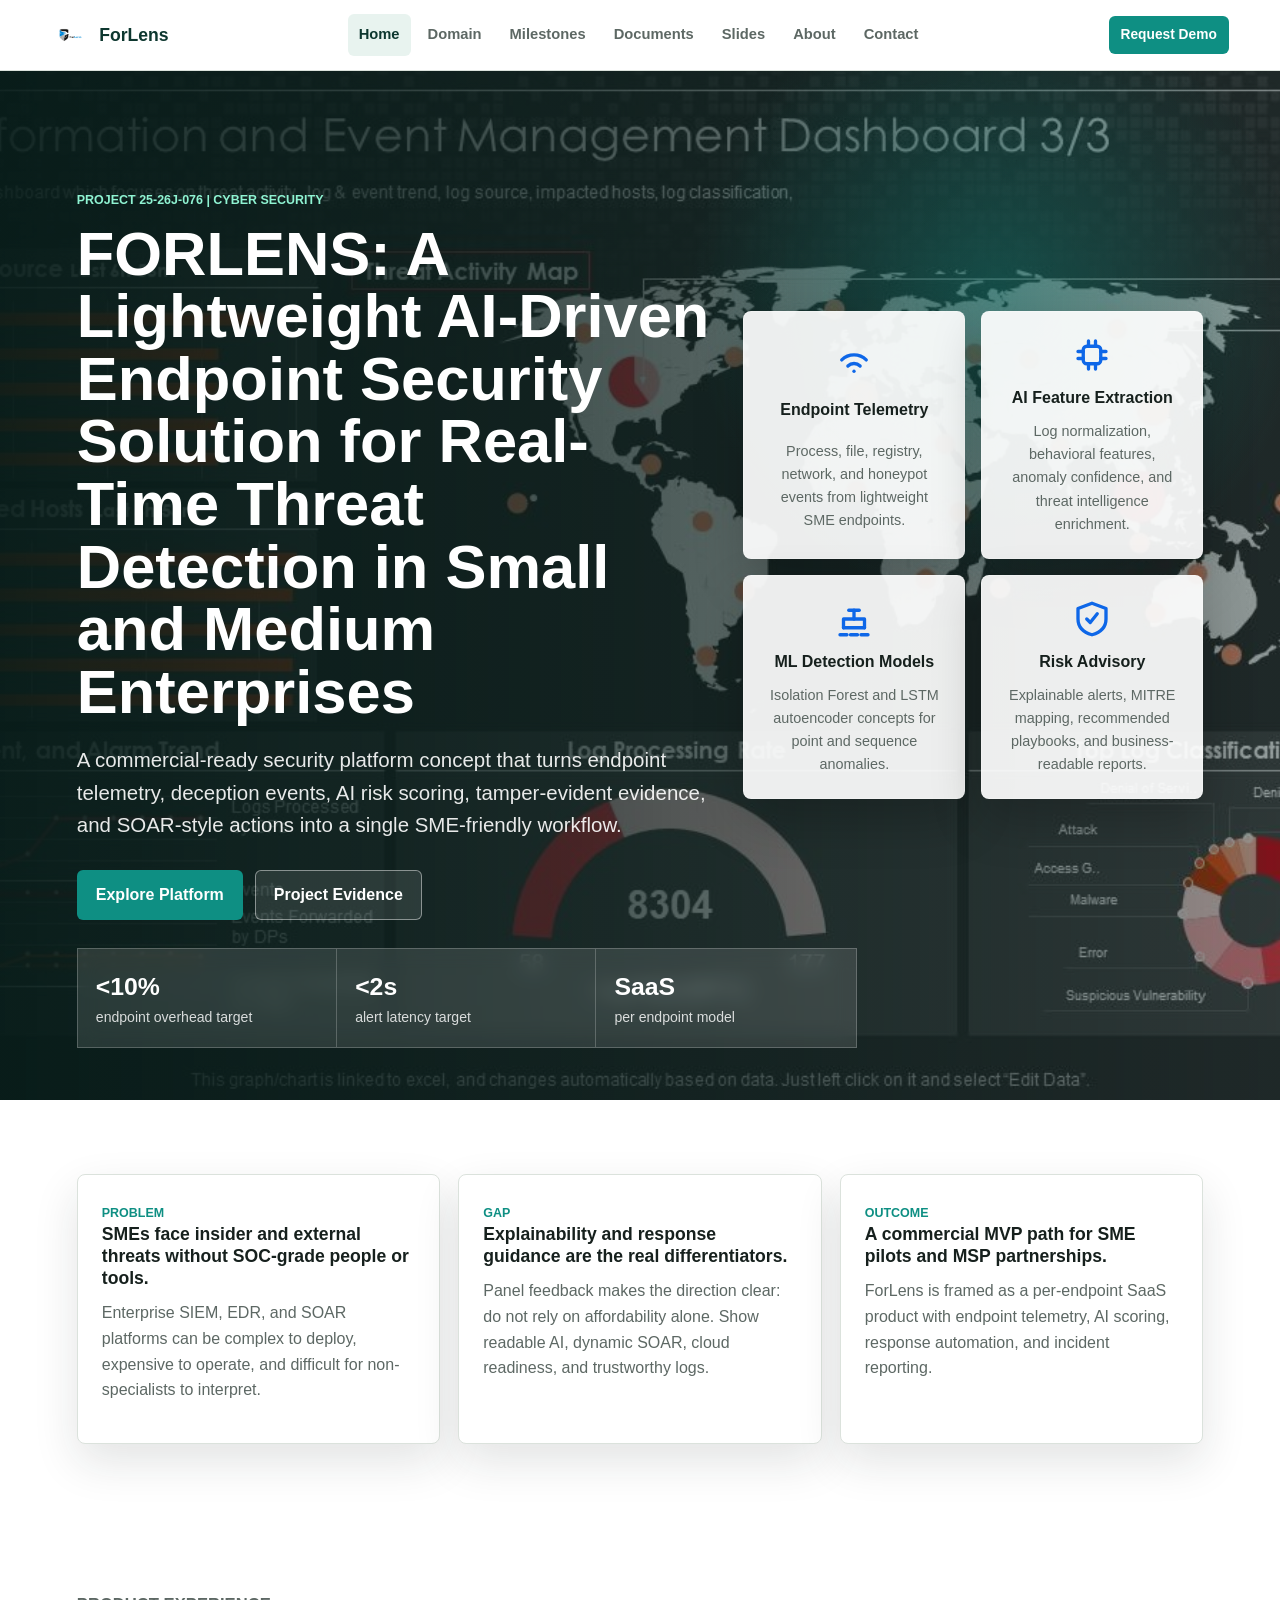
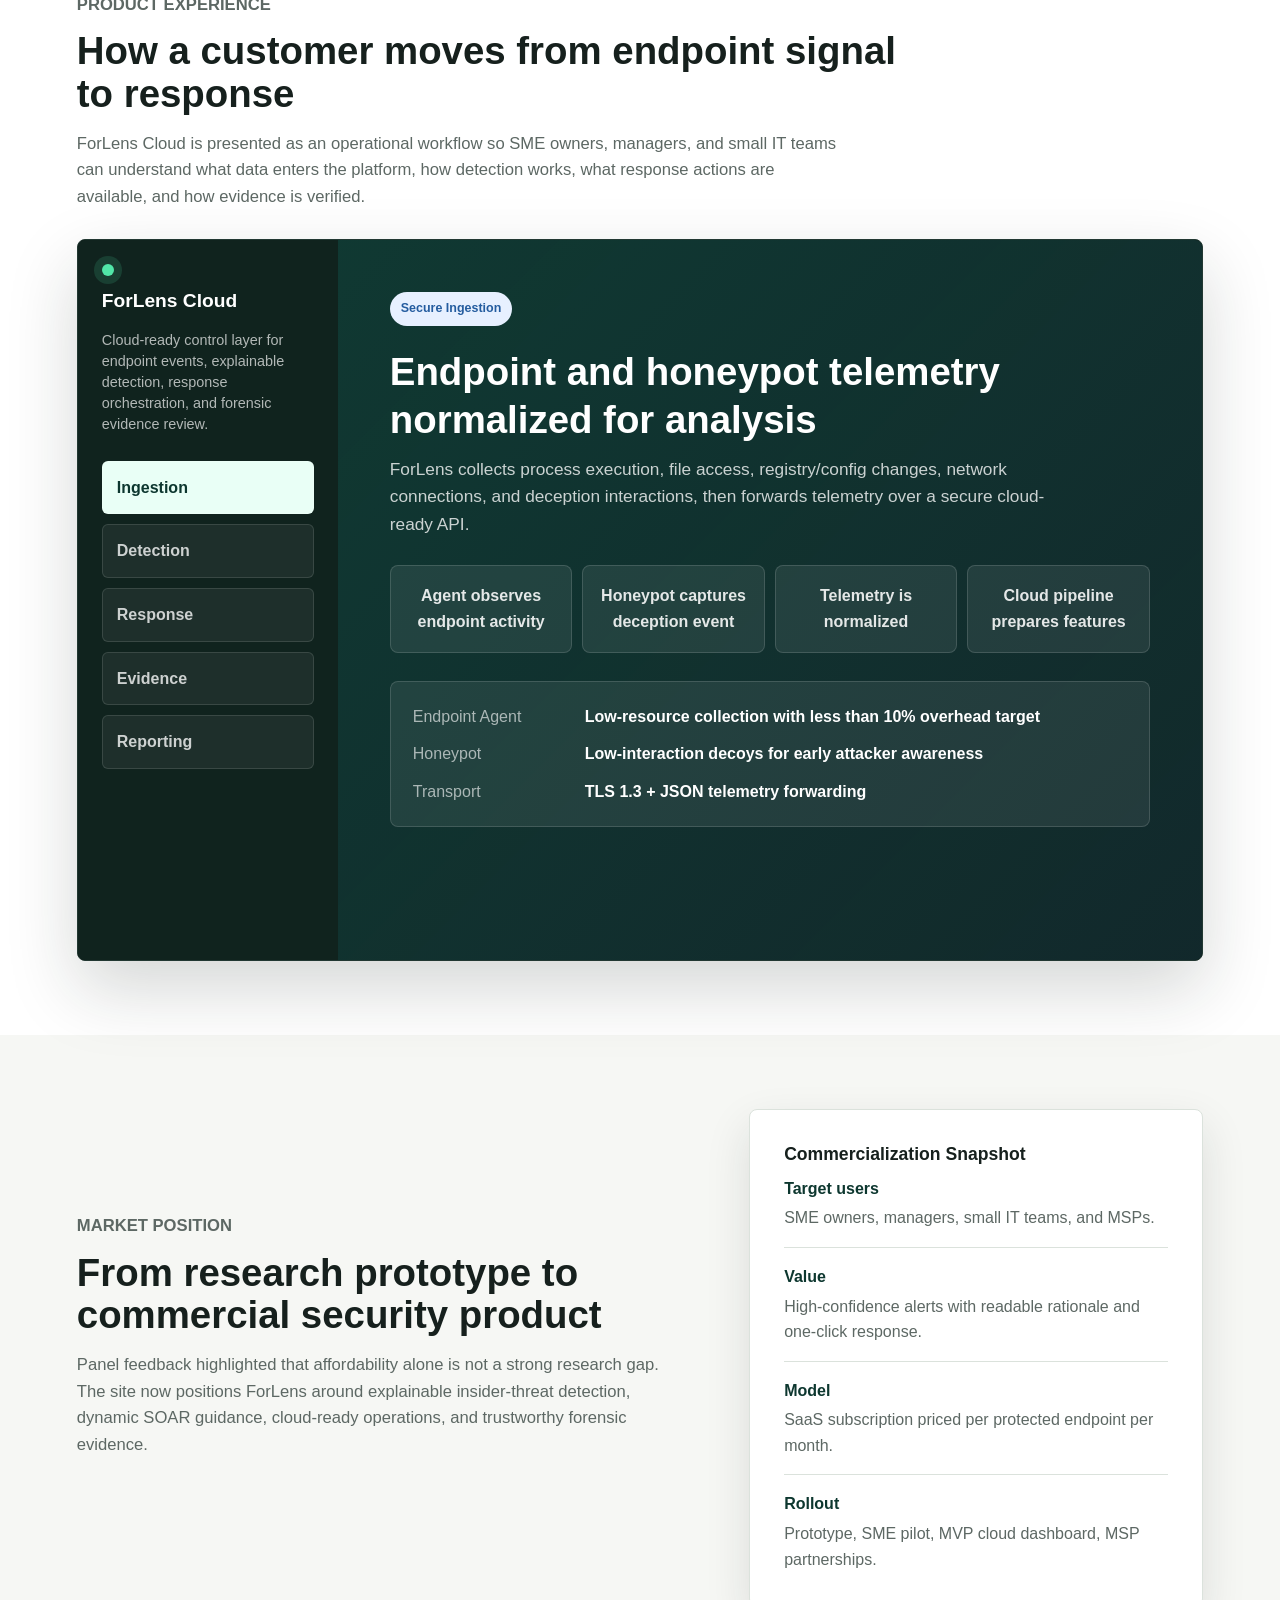
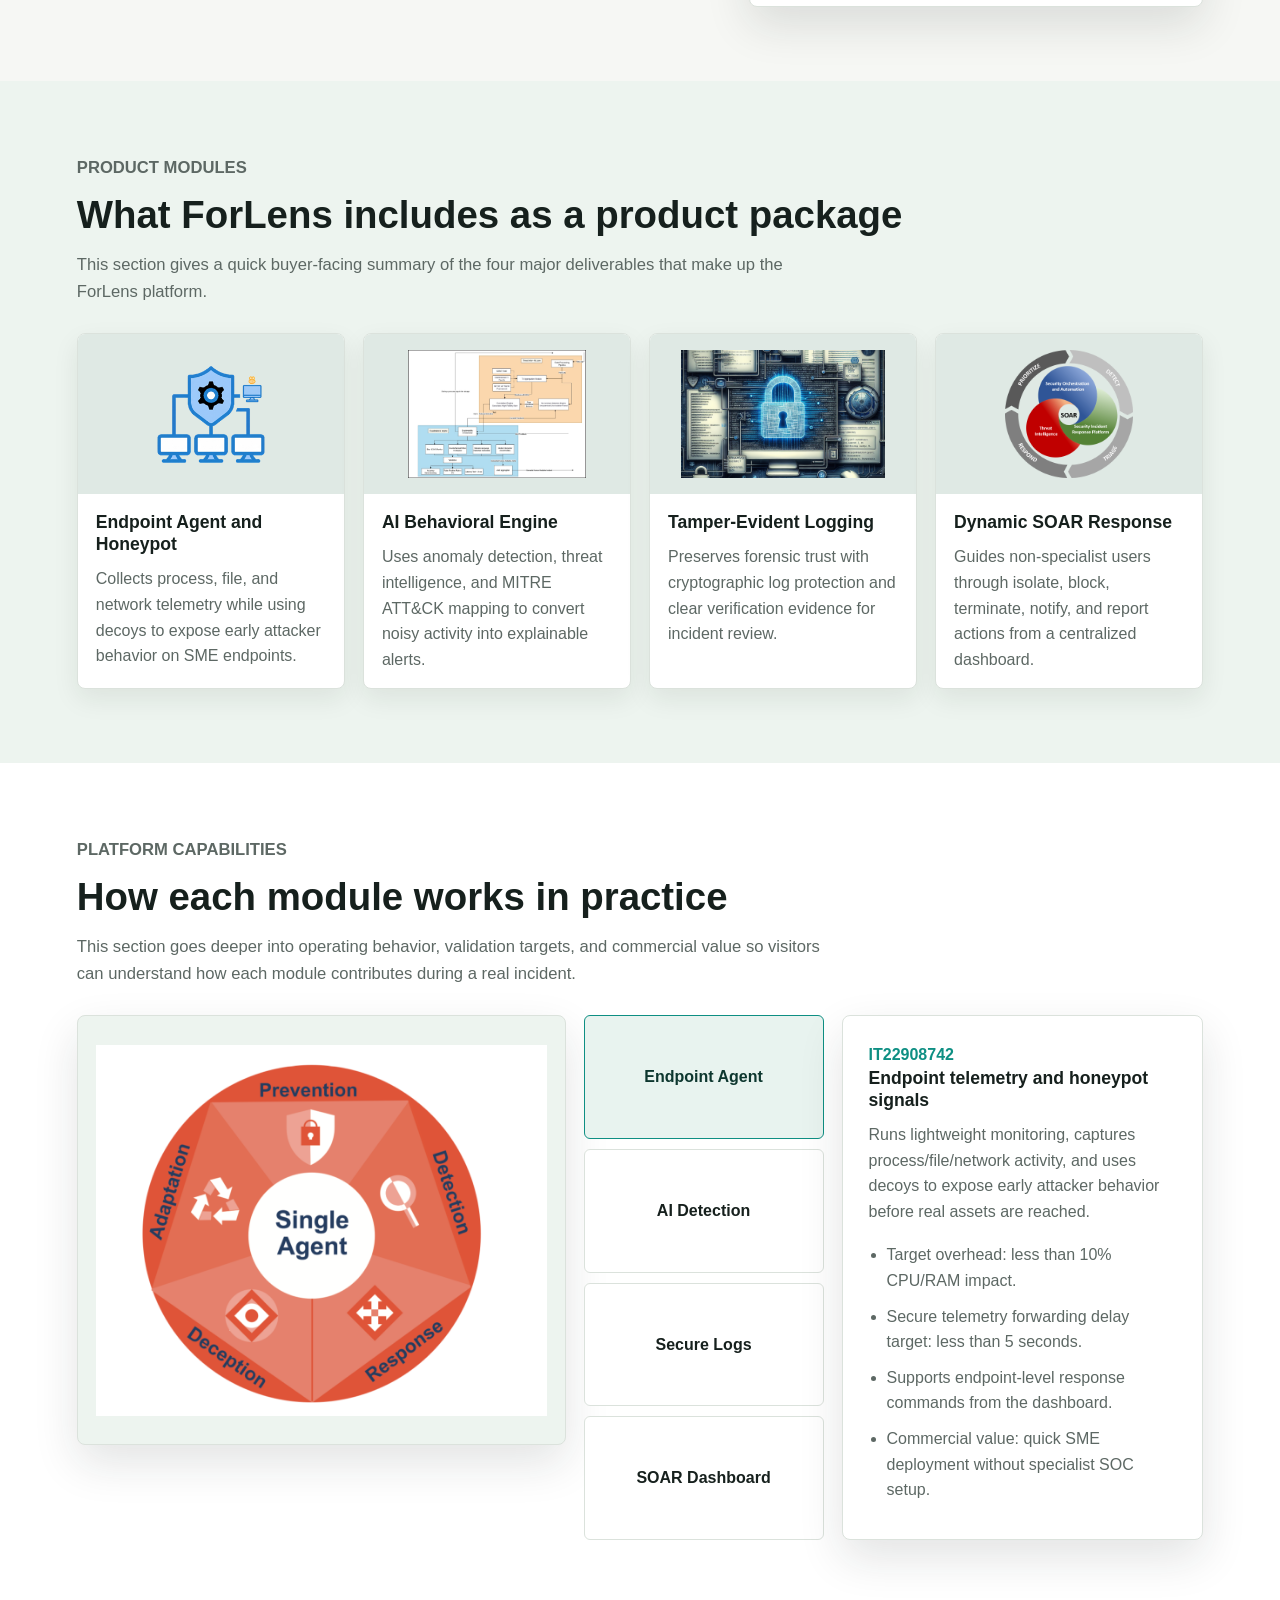
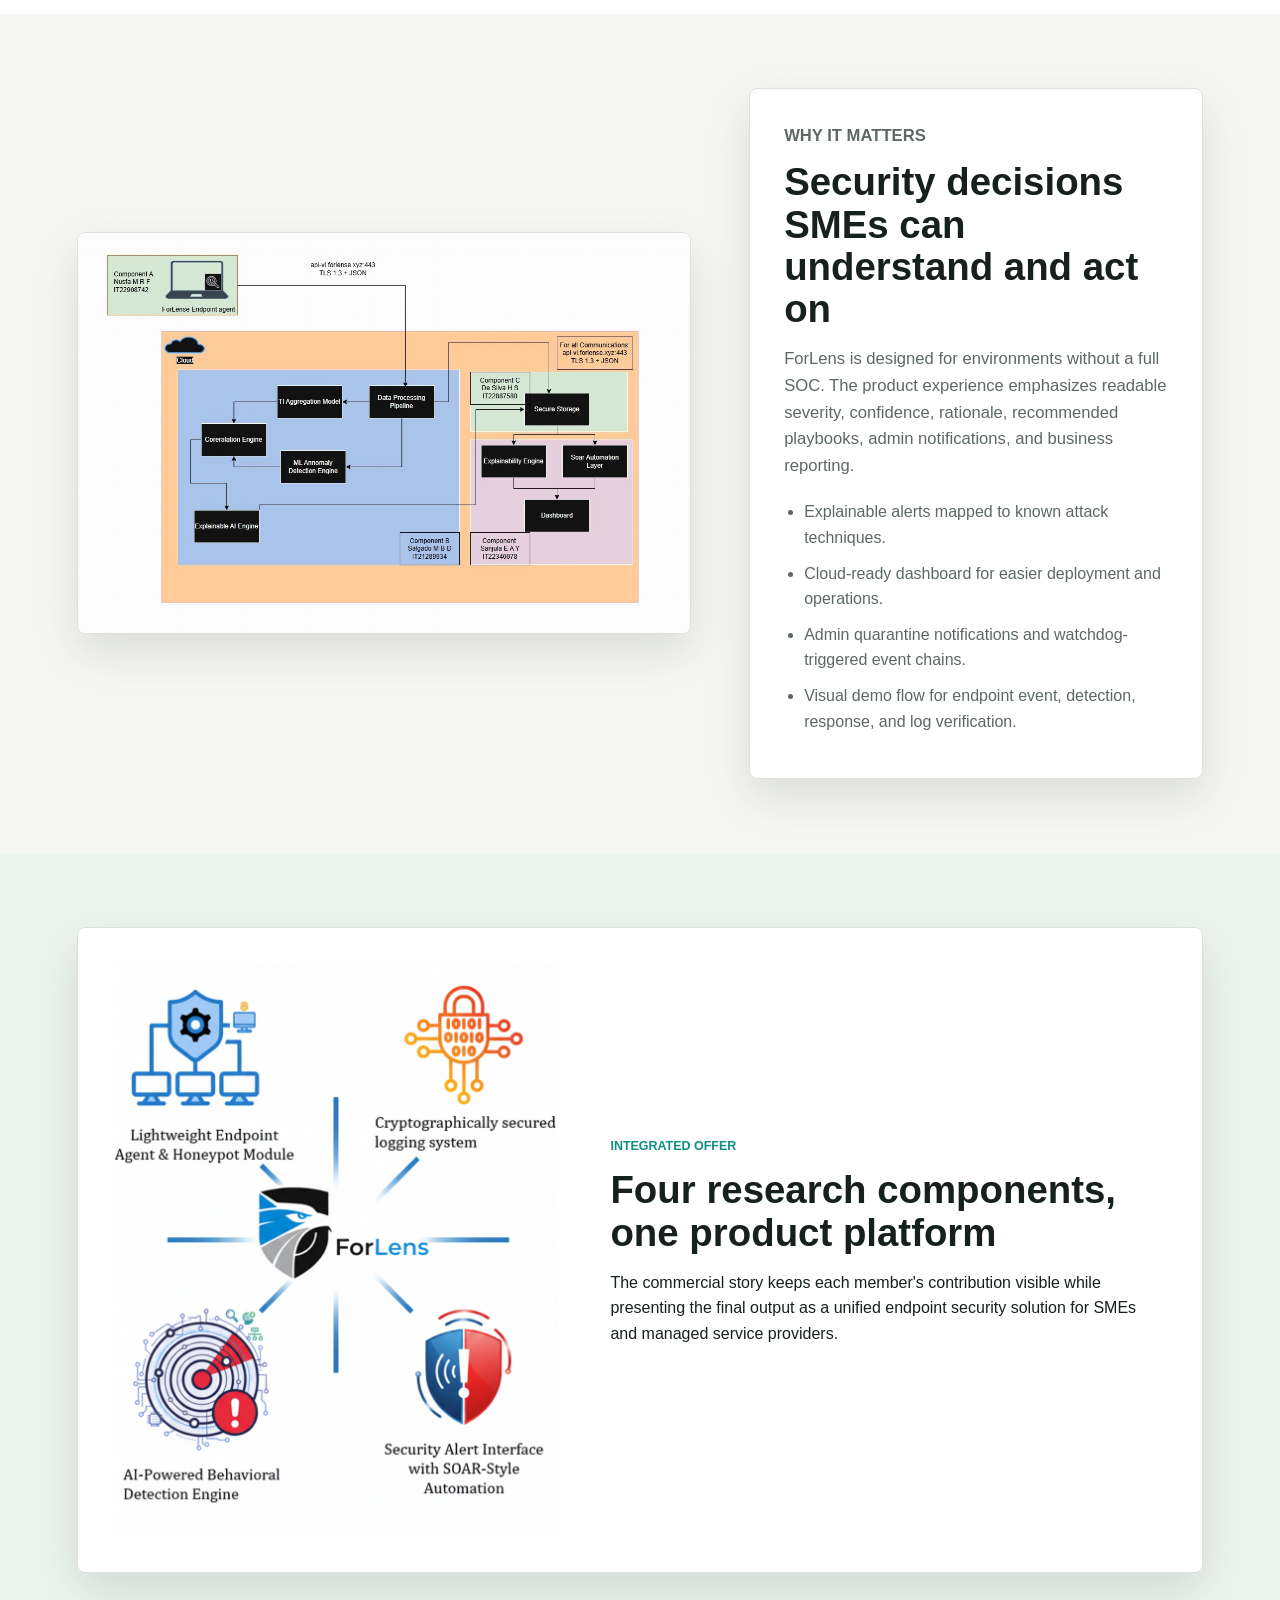
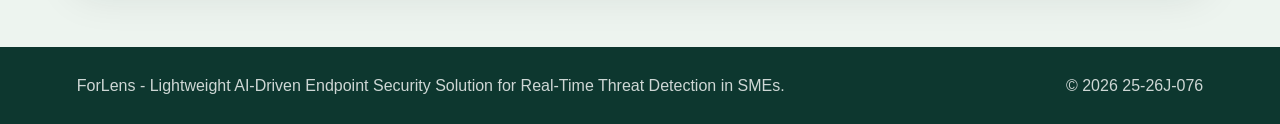
<file: index.html>
<!DOCTYPE html>
<html lang="en">
<head>
  <meta charset="UTF-8">
  <meta name="viewport" content="width=device-width, initial-scale=1.0">
  <meta name="description" content="ForLens is a lightweight AI-driven endpoint security solution for SME threat detection, explainable alerts, tamper-evident logging, and SOAR-style response.">
  <title>ForLens | AI Endpoint Security for SMEs</title>
  <link rel="stylesheet" href="CSS/style.css">
  <link rel="stylesheet" href="CSS/components.css">
  <link rel="stylesheet" href="CSS/responsive.css">
</head>
<body>
  <header class="site-header" data-header>
    <a class="brand" href="index.html" aria-label="ForLens home">
      <img src="assets/images/logo.png" alt="ForLens logo">
      <span>ForLens</span>
    </a>
    <button class="nav-toggle" type="button" data-nav-toggle aria-label="Open navigation" aria-expanded="false">Menu</button>
    <nav class="site-nav" data-nav>
      <a href="index.html">Home</a>
      <a href="domain.html">Domain</a>
      <a href="milestones.html">Milestones</a>
      <a href="documents.html">Documents</a>
      <a href="slides.html">Slides</a>
      <a href="about.html">About</a>
      <a href="contact.html">Contact</a>
    </nav>
    <div class="header-tools">
      <a class="nav-cta" href="contact.html">Request Demo</a>
    </div>
  </header>

  <main>
    <section class="hero hero-home" data-hero>
      <div class="hero-content reveal">
        <p class="eyebrow">Project 25-26J-076 | Cyber Security</p>
        <h1>FORLENS: A Lightweight AI-Driven Endpoint Security Solution for Real-Time Threat Detection in Small and Medium Enterprises</h1>
        <p class="hero-copy">A commercial-ready security platform concept that turns endpoint telemetry, deception events, AI risk scoring, tamper-evident evidence, and SOAR-style actions into a single SME-friendly workflow.</p>
        <div class="hero-actions">
          <a class="button button-primary" href="#product-demo">Explore Platform</a>
          <a class="button button-secondary" href="documents.html">Project Evidence</a>
        </div>
      </div>
      <div class="capability-cover reveal">
        <article class="capability-tile">
          <svg viewBox="0 0 24 24" aria-hidden="true"><path d="M5 12.5a10 10 0 0 1 14 0"/><path d="M8.5 16a5 5 0 0 1 7 0"/><path d="M12 19h.01"/></svg>
          <h3>Endpoint Telemetry</h3>
          <p>Process, file, registry, network, and honeypot events from lightweight SME endpoints.</p>
        </article>
        <article class="capability-tile">
          <svg viewBox="0 0 24 24" aria-hidden="true"><rect x="7" y="7" width="10" height="10" rx="2"/><path d="M4 10h3M4 14h3M17 10h3M17 14h3M10 4v3M14 4v3M10 17v3M14 17v3"/></svg>
          <h3>AI Feature Extraction</h3>
          <p>Log normalization, behavioral features, anomaly confidence, and threat intelligence enrichment.</p>
        </article>
        <article class="capability-tile">
          <svg viewBox="0 0 24 24" aria-hidden="true"><path d="M6 17h12"/><path d="M6 17v-5h12v5"/><path d="M12 12V7"/><path d="M9 7h6"/><path d="M4 21h4M10 21h4M16 21h4"/></svg>
          <h3>ML Detection Models</h3>
          <p>Isolation Forest and LSTM autoencoder concepts for point and sequence anomalies.</p>
        </article>
        <article class="capability-tile">
          <svg viewBox="0 0 24 24" aria-hidden="true"><path d="M12 3 20 6v6c0 5-3.4 7.7-8 9-4.6-1.3-8-4-8-9V6l8-3Z"/><path d="m9 12 2 2 4-5"/></svg>
          <h3>Risk Advisory</h3>
          <p>Explainable alerts, MITRE mapping, recommended playbooks, and business-readable reports.</p>
        </article>
      </div>
      <div class="hero-metrics reveal">
        <div>
          <strong>&lt;10%</strong>
          <span>endpoint overhead target</span>
        </div>
        <div>
          <strong>&lt;2s</strong>
          <span>alert latency target</span>
        </div>
        <div>
          <strong>SaaS</strong>
          <span>per endpoint model</span>
        </div>
      </div>
    </section>

    <section class="section project-brief">
      <div class="brief-card reveal">
        <span>Problem</span>
        <h3>SMEs face insider and external threats without SOC-grade people or tools.</h3>
        <p>Enterprise SIEM, EDR, and SOAR platforms can be complex to deploy, expensive to operate, and difficult for non-specialists to interpret.</p>
      </div>
      <div class="brief-card reveal">
        <span>Gap</span>
        <h3>Explainability and response guidance are the real differentiators.</h3>
        <p>Panel feedback makes the direction clear: do not rely on affordability alone. Show readable AI, dynamic SOAR, cloud readiness, and trustworthy logs.</p>
      </div>
      <div class="brief-card reveal">
        <span>Outcome</span>
        <h3>A commercial MVP path for SME pilots and MSP partnerships.</h3>
        <p>ForLens is framed as a per-endpoint SaaS product with endpoint telemetry, AI scoring, response automation, and incident reporting.</p>
      </div>
    </section>

    <section class="section product-demo" id="product-demo">
      <div class="section-heading reveal">
        <p class="eyebrow">Product Experience</p>
        <h2>How a customer moves from endpoint signal to response</h2>
        <p>ForLens Cloud is presented as an operational workflow so SME owners, managers, and small IT teams can understand what data enters the platform, how detection works, what response actions are available, and how evidence is verified.</p>
      </div>
      <div class="dashboard-shell reveal">
        <aside class="dashboard-sidebar">
          <span class="status-dot"></span>
          <strong>ForLens Cloud</strong>
          <p class="cloud-summary">Cloud-ready control layer for endpoint events, explainable detection, response orchestration, and forensic evidence review.</p>
          <button class="demo-tab is-active" type="button" data-demo-tab="ingest">Ingestion</button>
          <button class="demo-tab" type="button" data-demo-tab="alert">Detection</button>
          <button class="demo-tab" type="button" data-demo-tab="response">Response</button>
          <button class="demo-tab" type="button" data-demo-tab="evidence">Evidence</button>
          <button class="demo-tab" type="button" data-demo-tab="reporting">Reporting</button>
        </aside>
        <div class="dashboard-main">
          <div class="demo-panel is-active" data-demo-panel="ingest">
            <span class="risk-pill low">Secure Ingestion</span>
            <h3>Endpoint and honeypot telemetry normalized for analysis</h3>
            <p>ForLens collects process execution, file access, registry/config changes, network connections, and deception interactions, then forwards telemetry over a secure cloud-ready API.</p>
            <div class="workflow-steps">
              <span>Agent observes endpoint activity</span>
              <span>Honeypot captures deception event</span>
              <span>Telemetry is normalized</span>
              <span>Cloud pipeline prepares features</span>
            </div>
            <div class="signal-grid">
              <span>Endpoint Agent</span><strong>Low-resource collection with less than 10% overhead target</strong>
              <span>Honeypot</span><strong>Low-interaction decoys for early attacker awareness</strong>
              <span>Transport</span><strong>TLS 1.3 + JSON telemetry forwarding</strong>
            </div>
          </div>
          <div class="demo-panel" data-demo-panel="alert">
            <span class="risk-pill high">High Risk</span>
            <h3>Insider-style file access anomaly detected</h3>
            <p>Confidence 91%. The behavioral engine combines ML anomaly scoring, threat intelligence hits, honeypot context, and MITRE ATT&CK mapping so analysts can see why the event matters.</p>
            <div class="workflow-steps">
              <span>Feature extraction</span>
              <span>Isolation Forest anomaly score</span>
              <span>LSTM sequence anomaly review</span>
              <span>TI + MITRE explanation</span>
            </div>
            <div class="signal-grid">
              <span>MITRE Mapping</span><strong>Maps alerts to relevant ATT&CK techniques such as collection, execution, persistence, and command-and-control patterns</strong>
              <span>Source</span><strong>Endpoint Agent + Honeypot</strong>
              <span>Recommendation</span><strong>Isolate endpoint and notify admin</strong>
            </div>
          </div>
          <div class="demo-panel" data-demo-panel="response">
            <span class="risk-pill medium">Playbook Ready</span>
            <h3>Dynamic SOAR response selected</h3>
            <p>The dashboard supports one-click response for SME users who do not have dedicated SOC teams. Playbooks can isolate endpoints, terminate suspicious processes, block malicious IPs, and notify admins.</p>
            <div class="action-row"><span>Isolate Host</span><span>Block IP</span><span>Terminate Process</span><span>Notify Admin</span></div>
            <div class="signal-grid compact">
              <span>Decision Support</span><strong>Role-aware risk scoring and human-readable rationale</strong>
              <span>Admin Visibility</span><strong>Quarantine notification chain and watchdog-triggered event notices</strong>
            </div>
          </div>
          <div class="demo-panel" data-demo-panel="evidence">
            <span class="risk-pill verified">Verified</span>
            <h3>Tamper-evident log chain intact</h3>
            <p>Cryptographic chunking and digest verification make tampering visible. This directly supports the final demo requirement for a clearer log-tamper demonstration.</p>
            <div class="hash-line"><span></span><span></span><span></span><span></span></div>
            <div class="signal-grid compact">
              <span>Log Protection</span><strong>Dynamic chunking with cryptographic digest verification</strong>
              <span>Demo Value</span><strong>Clear before/after tamper verification for final presentation</strong>
            </div>
          </div>
          <div class="demo-panel" data-demo-panel="reporting">
            <span class="risk-pill low">SME Report</span>
            <h3>Business-readable incident summary generated</h3>
            <p>Managers receive severity, affected host, action taken, recovery status, and next steps. MSPs can use the same reporting layer for multiple SME clients.</p>
            <div class="mini-chart"><span style="height: 42%"></span><span style="height: 64%"></span><span style="height: 28%"></span><span style="height: 78%"></span><span style="height: 45%"></span></div>
            <div class="signal-grid compact">
              <span>Business Output</span><strong>Impact, containment action, recovery status, and next recommendation</strong>
              <span>Commercial Fit</span><strong>Per-endpoint SaaS for SMEs and managed service provider rollout</strong>
            </div>
          </div>
        </div>
      </div>
    </section>

    <section class="section intro-grid">
      <div class="section-heading reveal">
        <p class="eyebrow">Market Position</p>
        <h2>From research prototype to commercial security product</h2>
        <p>Panel feedback highlighted that affordability alone is not a strong research gap. The site now positions ForLens around explainable insider-threat detection, dynamic SOAR guidance, cloud-ready operations, and trustworthy forensic evidence.</p>
      </div>
      <div class="commercial-panel reveal">
        <h3>Commercialization Snapshot</h3>
        <dl>
          <div><dt>Target users</dt><dd>SME owners, managers, small IT teams, and MSPs.</dd></div>
          <div><dt>Value</dt><dd>High-confidence alerts with readable rationale and one-click response.</dd></div>
          <div><dt>Model</dt><dd>SaaS subscription priced per protected endpoint per month.</dd></div>
          <div><dt>Rollout</dt><dd>Prototype, SME pilot, MVP cloud dashboard, MSP partnerships.</dd></div>
        </dl>
      </div>
    </section>

    <section class="section feature-band">
      <div class="section-heading reveal">
        <p class="eyebrow">Product Modules</p>
        <h2>What ForLens includes as a product package</h2>
        <p>This section gives a quick buyer-facing summary of the four major deliverables that make up the ForLens platform.</p>
      </div>
      <div class="feature-grid">
        <article class="feature-card reveal">
          <img src="assets/images/Agent-Honeypot-Module.png" alt="Endpoint agent and honeypot module">
          <h3>Endpoint Agent and Honeypot</h3>
          <p>Collects process, file, and network telemetry while using decoys to expose early attacker behavior on SME endpoints.</p>
        </article>
        <article class="feature-card reveal">
          <img src="assets/images/ai-engine.png" alt="AI detection engine">
          <h3>AI Behavioral Engine</h3>
          <p>Uses anomaly detection, threat intelligence, and MITRE ATT&CK mapping to convert noisy activity into explainable alerts.</p>
        </article>
        <article class="feature-card reveal">
          <img src="assets/images/secure-logs.png" alt="Secure logging system">
          <h3>Tamper-Evident Logging</h3>
          <p>Preserves forensic trust with cryptographic log protection and clear verification evidence for incident review.</p>
        </article>
        <article class="feature-card reveal">
          <img src="assets/images/Soar.png" alt="SOAR automation dashboard">
          <h3>Dynamic SOAR Response</h3>
          <p>Guides non-specialist users through isolate, block, terminate, notify, and report actions from a centralized dashboard.</p>
        </article>
      </div>
    </section>

    <section class="section module-showcase">
      <div class="section-heading reveal">
        <p class="eyebrow">Platform Capabilities</p>
        <h2>How each module works in practice</h2>
        <p>This section goes deeper into operating behavior, validation targets, and commercial value so visitors can understand how each module contributes during a real incident.</p>
      </div>
      <div class="showcase-layout reveal">
        <div class="showcase-image">
          <img src="assets/images/agent.png" alt="Endpoint agent module" data-showcase-image>
        </div>
        <div class="showcase-controls">
          <button class="showcase-tab is-active" type="button" data-showcase="agent">Endpoint Agent</button>
          <button class="showcase-tab" type="button" data-showcase="ai">AI Detection</button>
          <button class="showcase-tab" type="button" data-showcase="logs">Secure Logs</button>
          <button class="showcase-tab" type="button" data-showcase="soar">SOAR Dashboard</button>
        </div>
        <div class="showcase-copy" data-showcase-copy>
          <span>IT22908742</span>
          <h3>Endpoint telemetry and honeypot signals</h3>
          <p>Runs lightweight monitoring, captures process/file/network activity, and uses decoys to expose early attacker behavior before real assets are reached.</p>
          <ul>
            <li>Target overhead: less than 10% CPU/RAM impact.</li>
            <li>Secure telemetry forwarding delay target: less than 5 seconds.</li>
            <li>Supports endpoint-level response commands from the dashboard.</li>
            <li>Commercial value: quick SME deployment without specialist SOC setup.</li>
          </ul>
        </div>
      </div>
    </section>

    <section class="section split-section">
      <div class="visual-panel reveal">
        <img src="assets/images/architecture-cloud.jpg" alt="ForLens cloud-ready system architecture">
      </div>
      <div class="copy-panel reveal">
        <p class="eyebrow">Why It Matters</p>
        <h2>Security decisions SMEs can understand and act on</h2>
        <p>ForLens is designed for environments without a full SOC. The product experience emphasizes readable severity, confidence, rationale, recommended playbooks, admin notifications, and business reporting.</p>
        <ul class="check-list">
          <li>Explainable alerts mapped to known attack techniques.</li>
          <li>Cloud-ready dashboard for easier deployment and operations.</li>
          <li>Admin quarantine notifications and watchdog-triggered event chains.</li>
          <li>Visual demo flow for endpoint event, detection, response, and log verification.</li>
        </ul>
      </div>
    </section>

    <section class="section proof-strip">
      <div class="proof-card reveal">
        <img src="assets/images/module-map.png" alt="ForLens module map">
        <div>
          <p class="eyebrow">Integrated Offer</p>
          <h2>Four research components, one product platform</h2>
          <p>The commercial story keeps each member's contribution visible while presenting the final output as a unified endpoint security solution for SMEs and managed service providers.</p>
        </div>
      </div>
    </section>
  </main>

  <footer class="site-footer">
    <p>ForLens - Lightweight AI-Driven Endpoint Security Solution for Real-Time Threat Detection in SMEs.</p>
    <span>&copy; <span data-year></span> 25-26J-076</span>
  </footer>

  <script src="js/main.js"></script>
</body>
</html>
</file>
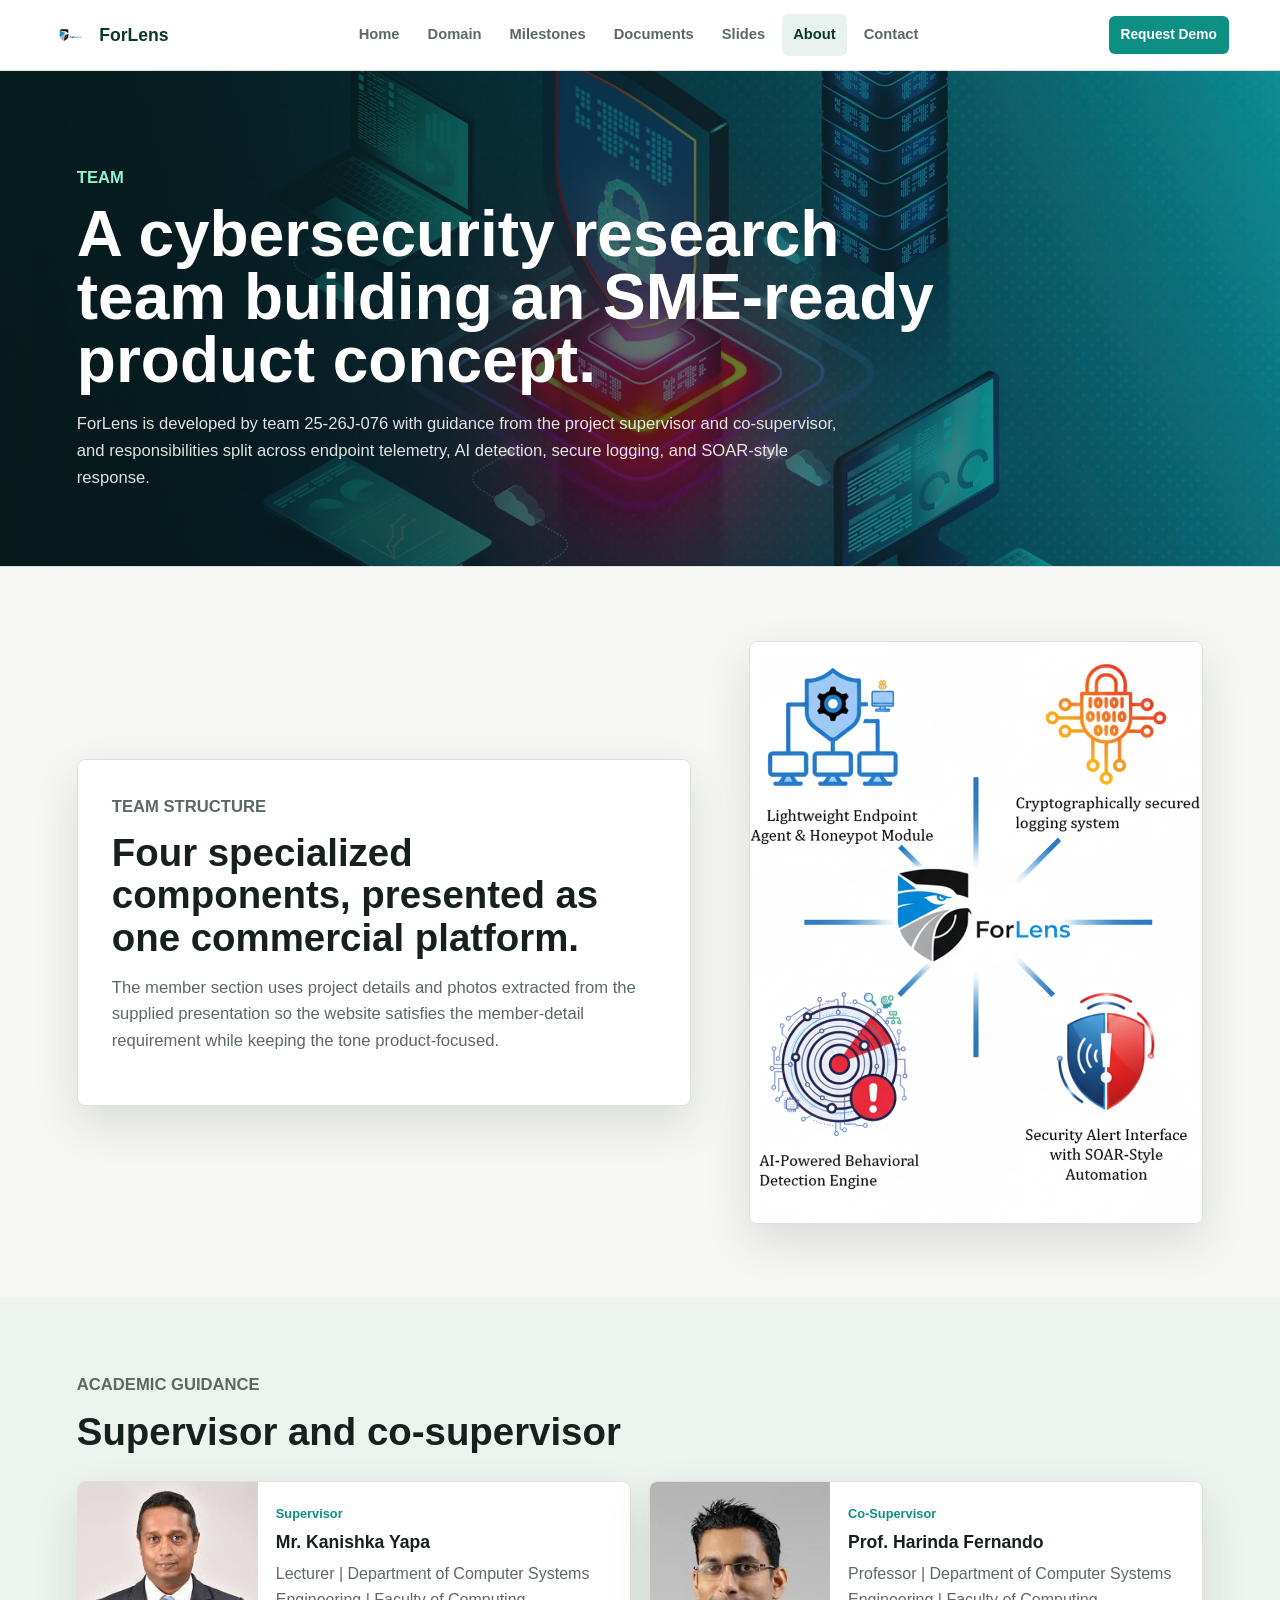
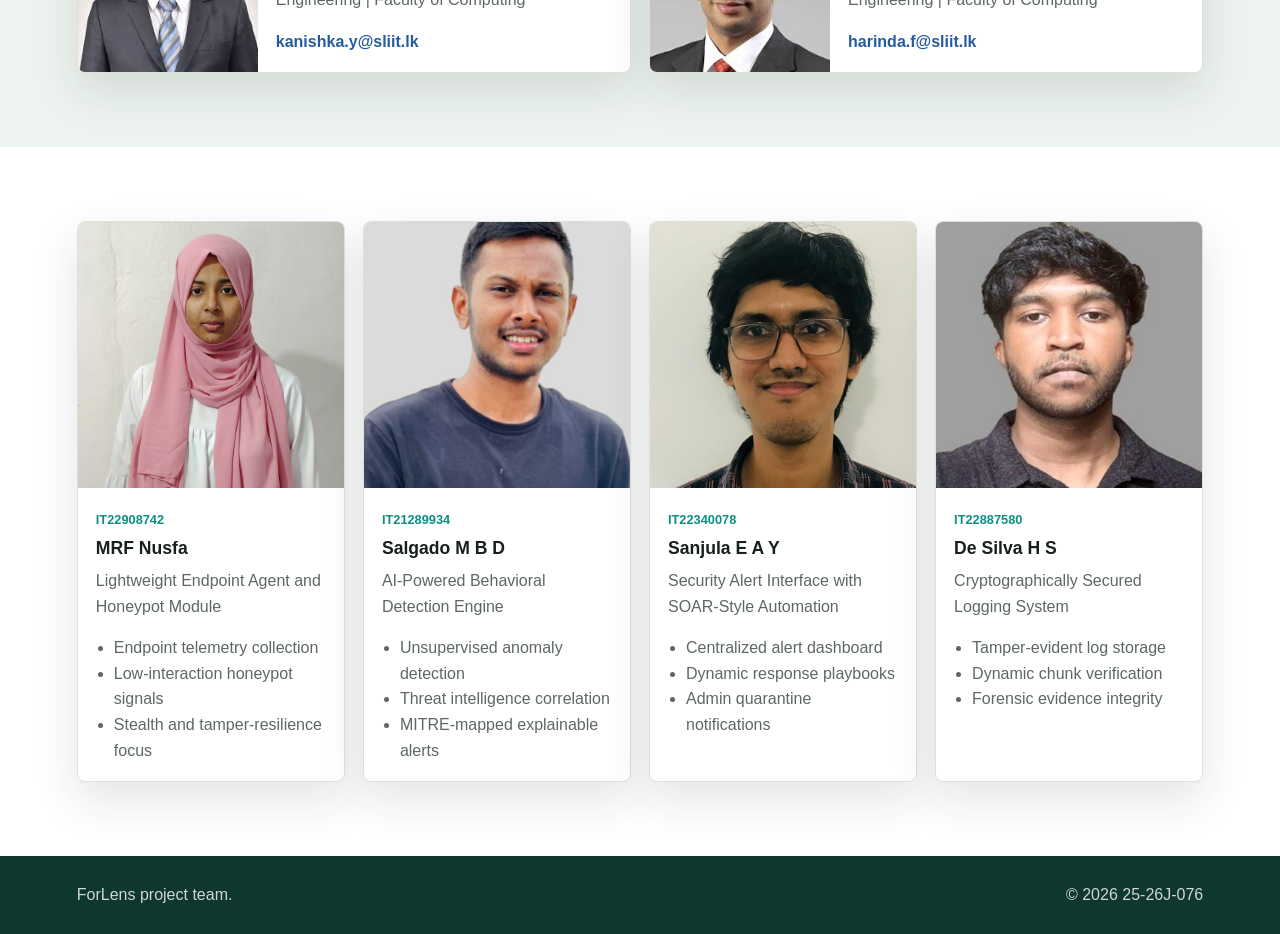
<file: about.html>
<!DOCTYPE html>
<html lang="en">
<head>
  <meta charset="UTF-8">
  <meta name="viewport" content="width=device-width, initial-scale=1.0">
  <title>About | ForLens</title>
  <link rel="stylesheet" href="CSS/style.css">
  <link rel="stylesheet" href="CSS/components.css">
  <link rel="stylesheet" href="CSS/responsive.css">
</head>
<body>
  <header class="site-header" data-header>
    <a class="brand" href="index.html"><img src="assets/images/logo.png" alt="ForLens logo"><span>ForLens</span></a>
    <button class="nav-toggle" type="button" data-nav-toggle aria-label="Open navigation" aria-expanded="false">Menu</button>
    <nav class="site-nav" data-nav>
      <a href="index.html">Home</a><a href="domain.html">Domain</a><a href="milestones.html">Milestones</a><a href="documents.html">Documents</a><a href="slides.html">Slides</a><a href="about.html">About</a><a href="contact.html">Contact</a>
    </nav>
    <div class="header-tools"><a class="nav-cta" href="contact.html">Request Demo</a></div>
  </header>

  <main>
    <section class="page-hero page-hero-about">
      <p class="eyebrow">Team</p>
      <h1>A cybersecurity research team building an SME-ready product concept.</h1>
      <p>ForLens is developed by team 25-26J-076 with guidance from the project supervisor and co-supervisor, and responsibilities split across endpoint telemetry, AI detection, secure logging, and SOAR-style response.</p>
    </section>

    <section class="section team-intro split-section">
      <div class="copy-panel reveal">
        <p class="eyebrow">Team Structure</p>
        <h2>Four specialized components, presented as one commercial platform.</h2>
        <p>The member section uses project details and photos extracted from the supplied presentation so the website satisfies the member-detail requirement while keeping the tone product-focused.</p>
      </div>
      <div class="visual-panel reveal">
        <img src="assets/images/module-map.png" alt="ForLens component ownership map">
      </div>
    </section>

    <section class="section supervisor-section">
      <div class="section-heading reveal">
        <p class="eyebrow">Academic Guidance</p>
        <h2>Supervisor and co-supervisor</h2>
      </div>
      <div class="supervisor-grid">
        <article class="member-card supervisor-card reveal">
          <img src="assets/team/KanshkaYapa.jpg" alt="Mr. Kanishka Yapa">
          <div class="member-copy">
            <span>Supervisor</span>
            <h3>Mr. Kanishka Yapa</h3>
            <p>Lecturer | Department of Computer Systems Engineering | Faculty of Computing</p>
            <a href="mailto:kanishka.y@sliit.lk">kanishka.y@sliit.lk</a>
          </div>
        </article>
        <article class="member-card supervisor-card reveal">
          <img src="assets/team/HarindaFernando.jpg" alt="Prof. Harinda Fernando">
          <div class="member-copy">
            <span>Co-Supervisor</span>
            <h3>Prof. Harinda Fernando</h3>
            <p>Professor | Department of Computer Systems Engineering | Faculty of Computing</p>
            <a href="mailto:harinda.f@sliit.lk">harinda.f@sliit.lk</a>
          </div>
        </article>
      </div>
    </section>

    <section class="section member-grid">
      <article class="member-card reveal">
        <img src="assets/team/nusfa.jpg" alt="MRF Nusfa">
        <div class="member-copy">
          <span>IT22908742</span>
          <h3>MRF Nusfa</h3>
          <p>Lightweight Endpoint Agent and Honeypot Module</p>
          <ul>
            <li>Endpoint telemetry collection</li>
            <li>Low-interaction honeypot signals</li>
            <li>Stealth and tamper-resilience focus</li>
          </ul>
        </div>
      </article>
      <article class="member-card reveal">
        <img src="assets/team/salgado.jpg" alt="Salgado M B D">
        <div class="member-copy">
          <span>IT21289934</span>
          <h3>Salgado M B D</h3>
          <p>AI-Powered Behavioral Detection Engine</p>
          <ul>
            <li>Unsupervised anomaly detection</li>
            <li>Threat intelligence correlation</li>
            <li>MITRE-mapped explainable alerts</li>
          </ul>
        </div>
      </article>
      <article class="member-card reveal">
        <img src="assets/team/sanjula.jpg" alt="Sanjula E A Y">
        <div class="member-copy">
          <span>IT22340078</span>
          <h3>Sanjula E A Y</h3>
          <p>Security Alert Interface with SOAR-Style Automation</p>
          <ul>
            <li>Centralized alert dashboard</li>
            <li>Dynamic response playbooks</li>
            <li>Admin quarantine notifications</li>
          </ul>
        </div>
      </article>
      <article class="member-card reveal">
        <img src="assets/team/desilva.jpg" alt="De Silva H S">
        <div class="member-copy">
          <span>IT22887580</span>
          <h3>De Silva H S</h3>
          <p>Cryptographically Secured Logging System</p>
          <ul>
            <li>Tamper-evident log storage</li>
            <li>Dynamic chunk verification</li>
            <li>Forensic evidence integrity</li>
          </ul>
        </div>
      </article>
    </section>
  </main>

  <footer class="site-footer"><p>ForLens project team.</p><span>&copy; <span data-year></span> 25-26J-076</span></footer>
  <script src="js/main.js"></script>
</body>
</html>
</file>
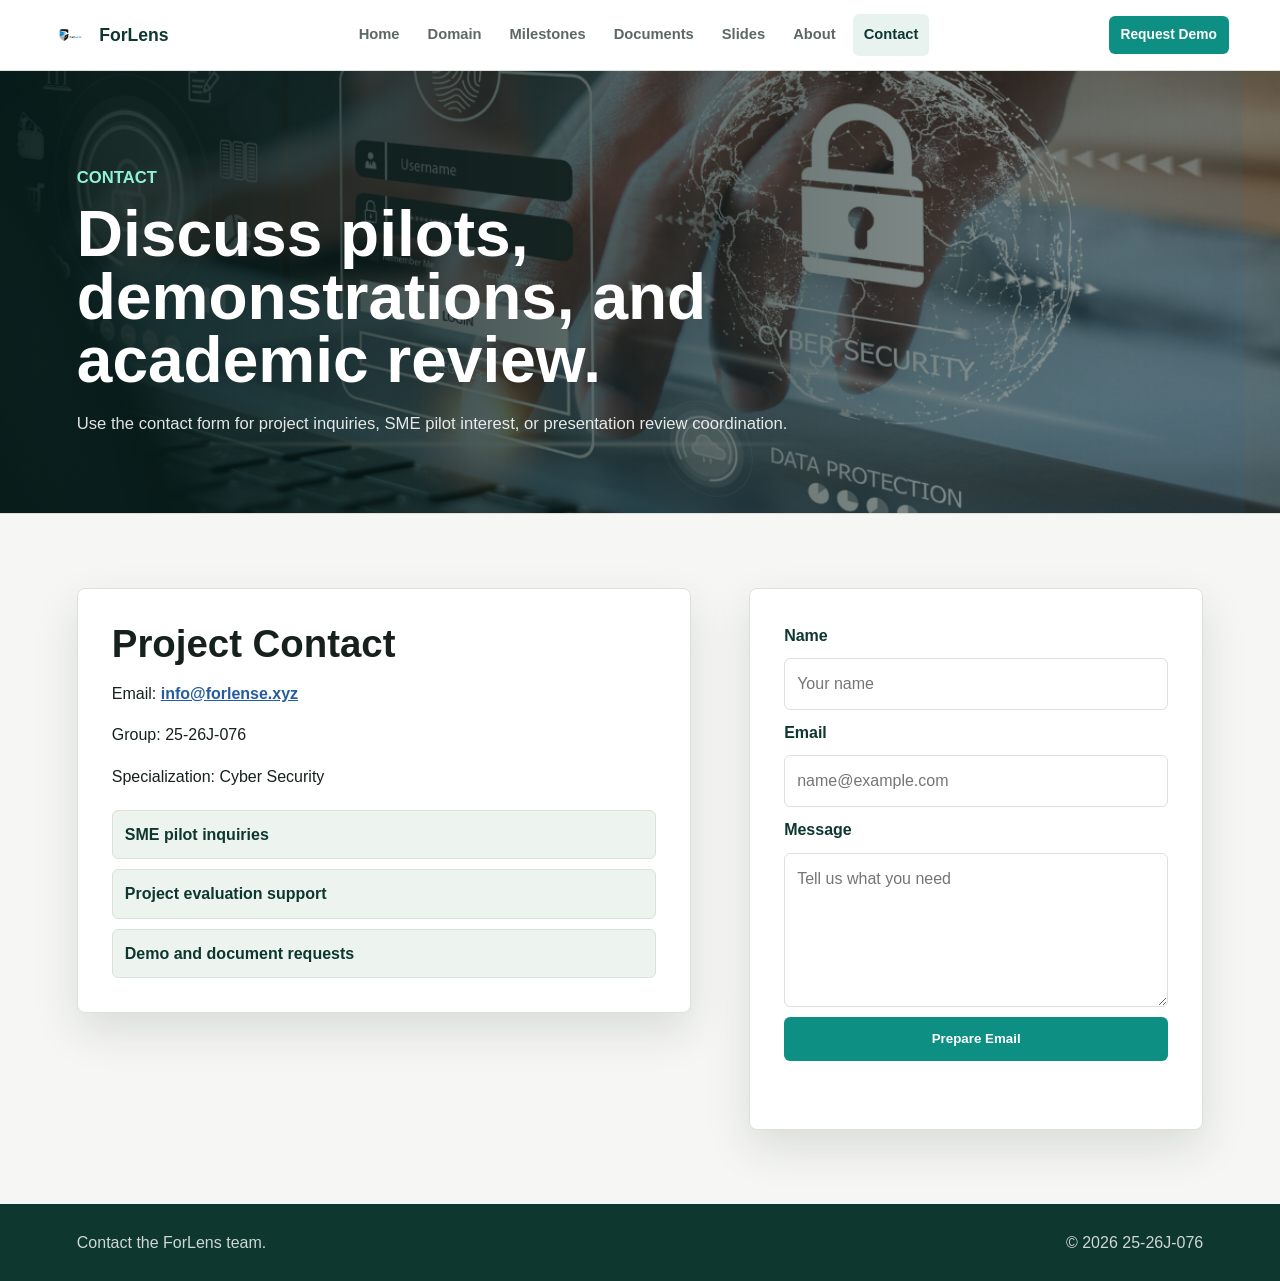
<file: contact.html>
<!DOCTYPE html>
<html lang="en">
<head>
  <meta charset="UTF-8">
  <meta name="viewport" content="width=device-width, initial-scale=1.0">
  <title>Contact | ForLens</title>
  <link rel="stylesheet" href="CSS/style.css">
  <link rel="stylesheet" href="CSS/components.css">
  <link rel="stylesheet" href="CSS/responsive.css">
</head>
<body>
  <header class="site-header" data-header>
    <a class="brand" href="index.html"><img src="assets/images/logo.png" alt="ForLens logo"><span>ForLens</span></a>
    <button class="nav-toggle" type="button" data-nav-toggle aria-label="Open navigation" aria-expanded="false">Menu</button>
    <nav class="site-nav" data-nav>
      <a href="index.html">Home</a><a href="domain.html">Domain</a><a href="milestones.html">Milestones</a><a href="documents.html">Documents</a><a href="slides.html">Slides</a><a href="about.html">About</a><a href="contact.html">Contact</a>
    </nav>
    <div class="header-tools"><a class="nav-cta" href="contact.html">Request Demo</a></div>
  </header>

  <main>
    <section class="page-hero page-hero-contact">
      <p class="eyebrow">Contact</p>
      <h1>Discuss pilots, demonstrations, and academic review.</h1>
      <p>Use the contact form for project inquiries, SME pilot interest, or presentation review coordination.</p>
    </section>

    <section class="section contact-layout">
      <div class="contact-card reveal">
        <h2>Project Contact</h2>
        <p>Email: <a href="mailto:info@forlense.xyz">info@forlense.xyz</a></p>
        <p>Group: 25-26J-076</p>
        <p>Specialization: Cyber Security</p>
        <div class="contact-points">
          <span>SME pilot inquiries</span>
          <span>Project evaluation support</span>
          <span>Demo and document requests</span>
        </div>
      </div>
      <form class="contact-form reveal" data-contact-form>
        <label for="name">Name</label>
        <input id="name" name="name" type="text" placeholder="Your name" required>
        <label for="email">Email</label>
        <input id="email" name="email" type="email" placeholder="name@example.com" required>
        <label for="message">Message</label>
        <textarea id="message" name="message" rows="5" placeholder="Tell us what you need" required></textarea>
        <button class="button button-primary" type="submit">Prepare Email</button>
        <p class="form-status" data-form-status aria-live="polite"></p>
      </form>
    </section>
  </main>

  <footer class="site-footer"><p>Contact the ForLens team.</p><span>&copy; <span data-year></span> 25-26J-076</span></footer>
  <script src="js/main.js"></script>
</body>
</html>
</file>
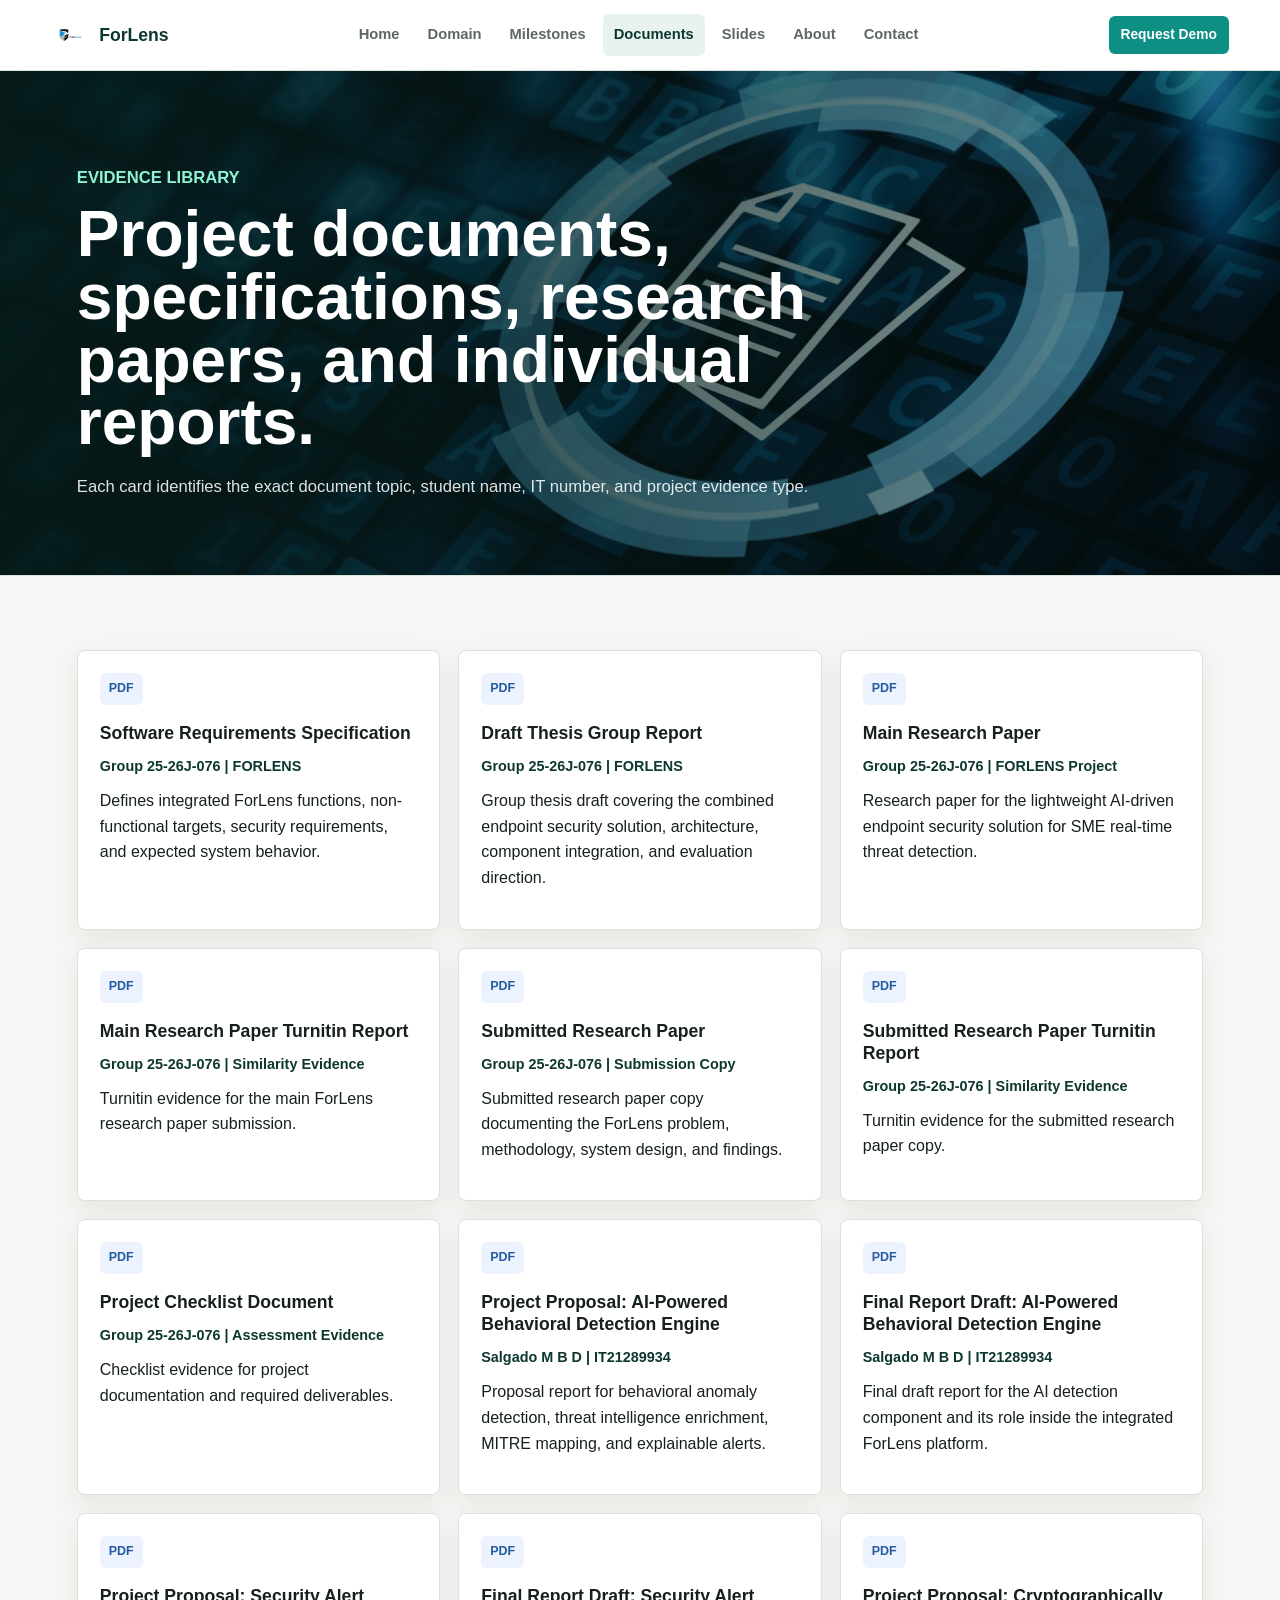
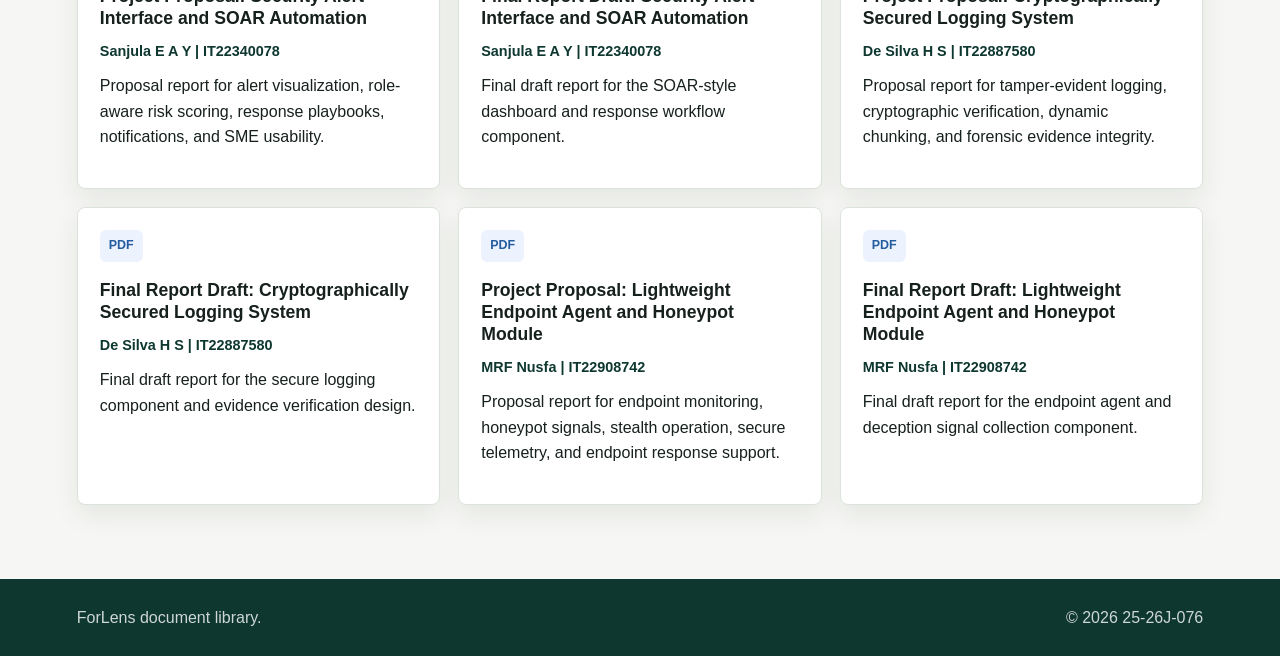
<file: documents.html>
<!DOCTYPE html>
<html lang="en">
<head>
  <meta charset="UTF-8">
  <meta name="viewport" content="width=device-width, initial-scale=1.0">
  <title>Documents | ForLens</title>
  <link rel="stylesheet" href="CSS/style.css">
  <link rel="stylesheet" href="CSS/components.css">
  <link rel="stylesheet" href="CSS/responsive.css">
</head>
<body>
  <header class="site-header" data-header>
    <a class="brand" href="index.html"><img src="assets/images/logo.png" alt="ForLens logo"><span>ForLens</span></a>
    <button class="nav-toggle" type="button" data-nav-toggle aria-label="Open navigation" aria-expanded="false">Menu</button>
    <nav class="site-nav" data-nav>
      <a href="index.html">Home</a><a href="domain.html">Domain</a><a href="milestones.html">Milestones</a><a href="documents.html">Documents</a><a href="slides.html">Slides</a><a href="about.html">About</a><a href="contact.html">Contact</a>
    </nav>
    <div class="header-tools"><a class="nav-cta" href="contact.html">Request Demo</a></div>
  </header>

  <main>
    <section class="page-hero page-hero-documents">
      <p class="eyebrow">Evidence Library</p>
      <h1>Project documents, specifications, research papers, and individual reports.</h1>
      <p>Each card identifies the exact document topic, student name, IT number, and project evidence type.</p>
    </section>

    <section class="section resource-grid">
      <a class="resource-card reveal" href="assets/documents/25-26J-076_SRS.pdf" target="_blank" rel="noopener"><span>PDF</span><h3>Software Requirements Specification</h3><p class="resource-meta">Group 25-26J-076 | FORLENS</p><p>Defines integrated ForLens functions, non-functional targets, security requirements, and expected system behavior.</p></a>
      <a class="resource-card reveal" href="assets/documents/DRAFT_Thesis Group Report_25-26J-076 _V2.1_DRAFT.pdf" target="_blank" rel="noopener"><span>PDF</span><h3>Draft Thesis Group Report</h3><p class="resource-meta">Group 25-26J-076 | FORLENS</p><p>Group thesis draft covering the combined endpoint security solution, architecture, component integration, and evaluation direction.</p></a>
      <a class="resource-card reveal" href="assets/documents/25-26J-076 (MAIN RESEARCH PAPER - FORLENS PROJECT).pdf" target="_blank" rel="noopener"><span>PDF</span><h3>Main Research Paper</h3><p class="resource-meta">Group 25-26J-076 | FORLENS Project</p><p>Research paper for the lightweight AI-driven endpoint security solution for SME real-time threat detection.</p></a>
      <a class="resource-card reveal" href="assets/documents/25-26J-076 (MAIN RESEARCH PAPER - FORLENS PROJECT-TurinitinReport).pdf" target="_blank" rel="noopener"><span>PDF</span><h3>Main Research Paper Turnitin Report</h3><p class="resource-meta">Group 25-26J-076 | Similarity Evidence</p><p>Turnitin evidence for the main ForLens research paper submission.</p></a>
      <a class="resource-card reveal" href="assets/documents/Subbmison_RESEARCH_PAPER.pdf" target="_blank" rel="noopener"><span>PDF</span><h3>Submitted Research Paper</h3><p class="resource-meta">Group 25-26J-076 | Submission Copy</p><p>Submitted research paper copy documenting the ForLens problem, methodology, system design, and findings.</p></a>
      <a class="resource-card reveal" href="assets/documents/Subbmison_RESEARCH_PAPER-TurnitinReport.pdf" target="_blank" rel="noopener"><span>PDF</span><h3>Submitted Research Paper Turnitin Report</h3><p class="resource-meta">Group 25-26J-076 | Similarity Evidence</p><p>Turnitin evidence for the submitted research paper copy.</p></a>
      <a class="resource-card reveal" href="assets/documents/Checklist_DOC_25-26J-076.pdf" target="_blank" rel="noopener"><span>PDF</span><h3>Project Checklist Document</h3><p class="resource-meta">Group 25-26J-076 | Assessment Evidence</p><p>Checklist evidence for project documentation and required deliverables.</p></a>
      <a class="resource-card reveal" href="assets/documents/ProjectPraposal_IT21289934_SalgadoMBD.pdf" target="_blank" rel="noopener"><span>PDF</span><h3>Project Proposal: AI-Powered Behavioral Detection Engine</h3><p class="resource-meta">Salgado M B D | IT21289934</p><p>Proposal report for behavioral anomaly detection, threat intelligence enrichment, MITRE mapping, and explainable alerts.</p></a>
      <a class="resource-card reveal" href="assets/documents/FinalReport-Draft-IT21289934-SalgadoMBD.pdf" target="_blank" rel="noopener"><span>PDF</span><h3>Final Report Draft: AI-Powered Behavioral Detection Engine</h3><p class="resource-meta">Salgado M B D | IT21289934</p><p>Final draft report for the AI detection component and its role inside the integrated ForLens platform.</p></a>
      <a class="resource-card reveal" href="assets/documents/ProjectProposal_IT22340078_SanjulaEAY.pdf" target="_blank" rel="noopener"><span>PDF</span><h3>Project Proposal: Security Alert Interface and SOAR Automation</h3><p class="resource-meta">Sanjula E A Y | IT22340078</p><p>Proposal report for alert visualization, role-aware risk scoring, response playbooks, notifications, and SME usability.</p></a>
      <a class="resource-card reveal" href="assets/documents/FinalReport-Draft-IT22340078-SanjulaEAY.pdf" target="_blank" rel="noopener"><span>PDF</span><h3>Final Report Draft: Security Alert Interface and SOAR Automation</h3><p class="resource-meta">Sanjula E A Y | IT22340078</p><p>Final draft report for the SOAR-style dashboard and response workflow component.</p></a>
      <a class="resource-card reveal" href="assets/documents/ProjectProposal_IT22887580_DeSilvaHS.pdf" target="_blank" rel="noopener"><span>PDF</span><h3>Project Proposal: Cryptographically Secured Logging System</h3><p class="resource-meta">De Silva H S | IT22887580</p><p>Proposal report for tamper-evident logging, cryptographic verification, dynamic chunking, and forensic evidence integrity.</p></a>
      <a class="resource-card reveal" href="assets/documents/FinalReport-Draft-IT22887580DeSilvaHS.pdf" target="_blank" rel="noopener"><span>PDF</span><h3>Final Report Draft: Cryptographically Secured Logging System</h3><p class="resource-meta">De Silva H S | IT22887580</p><p>Final draft report for the secure logging component and evidence verification design.</p></a>
      <a class="resource-card reveal" href="assets/documents/ProjectProposal_IT22908742_NusfaMRF.pdf" target="_blank" rel="noopener"><span>PDF</span><h3>Project Proposal: Lightweight Endpoint Agent and Honeypot Module</h3><p class="resource-meta">MRF Nusfa | IT22908742</p><p>Proposal report for endpoint monitoring, honeypot signals, stealth operation, secure telemetry, and endpoint response support.</p></a>
      <a class="resource-card reveal" href="assets/documents/FinalReport-Draft-IT22908742-NusfaMRF.pdf" target="_blank" rel="noopener"><span>PDF</span><h3>Final Report Draft: Lightweight Endpoint Agent and Honeypot Module</h3><p class="resource-meta">MRF Nusfa | IT22908742</p><p>Final draft report for the endpoint agent and deception signal collection component.</p></a>
    </section>
  </main>

  <footer class="site-footer"><p>ForLens document library.</p><span>&copy; <span data-year></span> 25-26J-076</span></footer>
  <script src="js/main.js"></script>
</body>
</html>
</file>
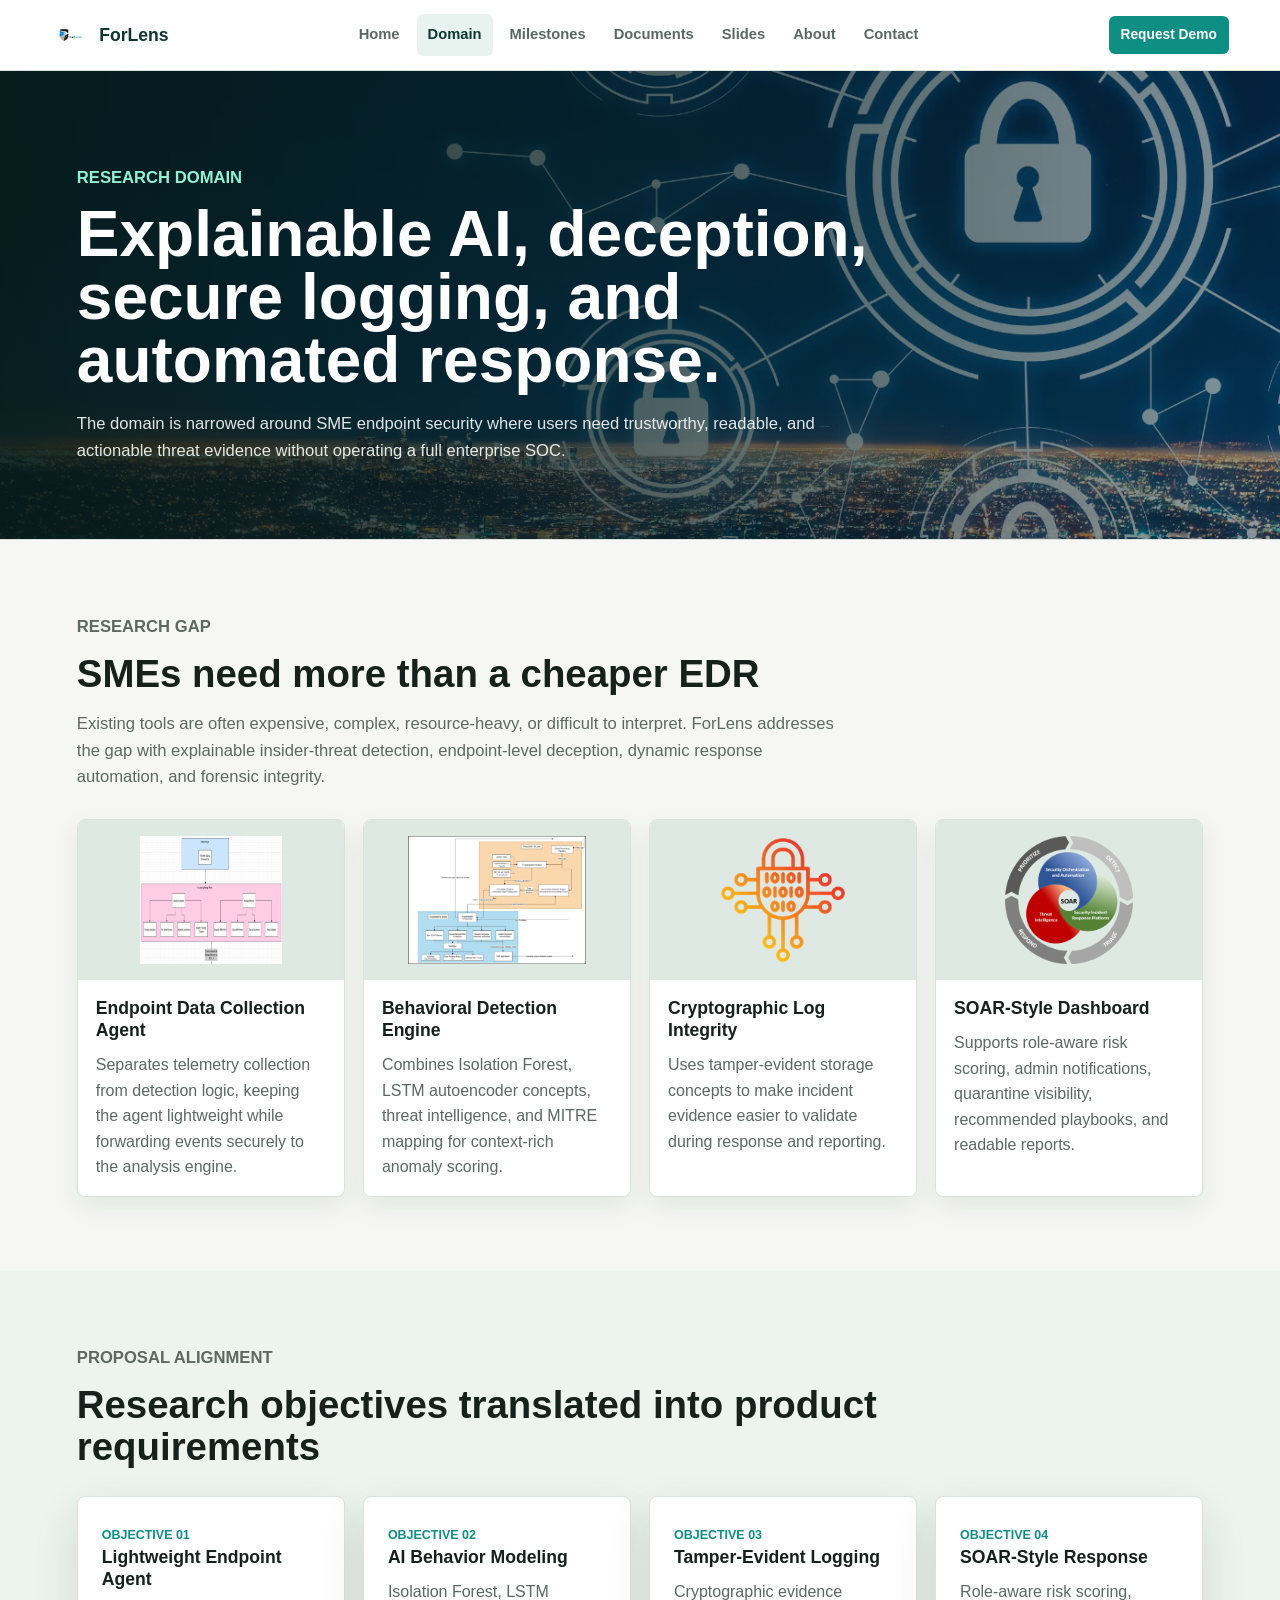
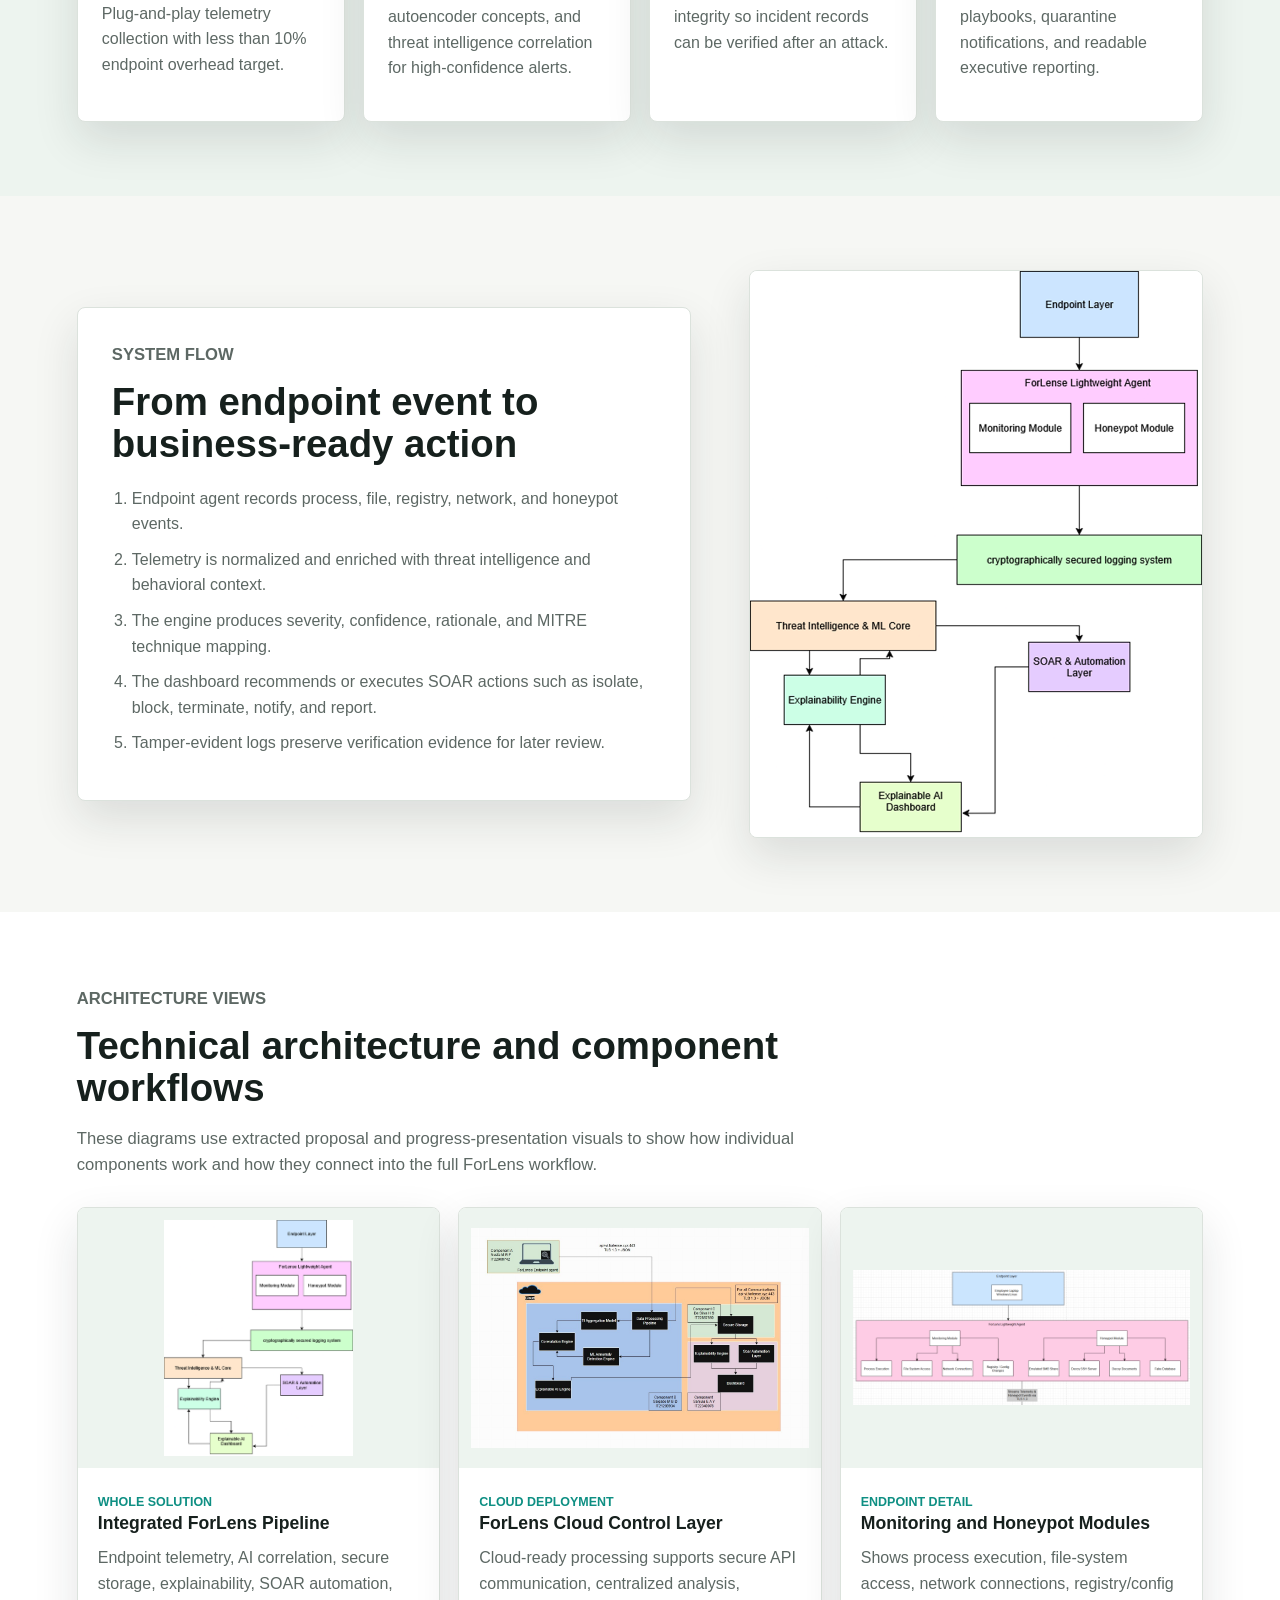
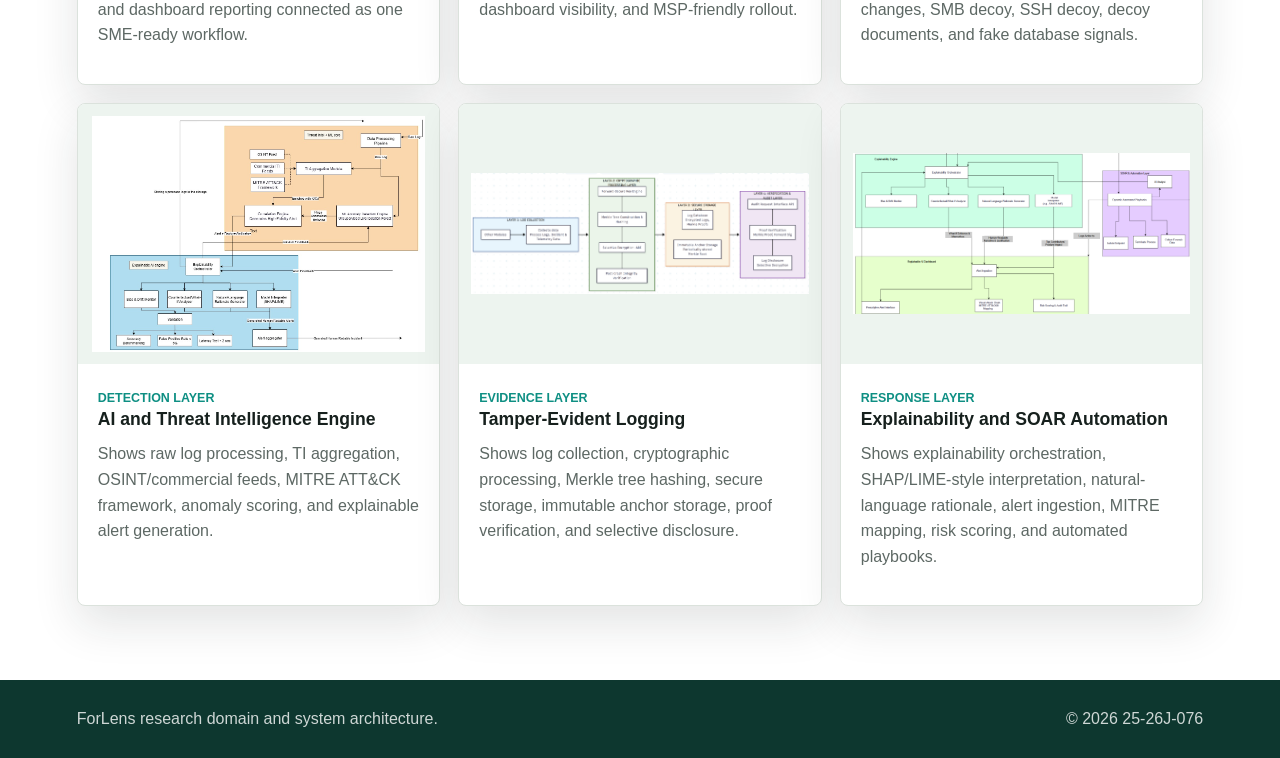
<file: domain.html>
<!DOCTYPE html>
<html lang="en">
<head>
  <meta charset="UTF-8">
  <meta name="viewport" content="width=device-width, initial-scale=1.0">
  <title>Domain | ForLens</title>
  <link rel="stylesheet" href="CSS/style.css">
  <link rel="stylesheet" href="CSS/components.css">
  <link rel="stylesheet" href="CSS/responsive.css">
</head>
<body>
  <header class="site-header" data-header>
    <a class="brand" href="index.html"><img src="assets/images/logo.png" alt="ForLens logo"><span>ForLens</span></a>
    <button class="nav-toggle" type="button" data-nav-toggle aria-label="Open navigation" aria-expanded="false">Menu</button>
    <nav class="site-nav" data-nav>
      <a href="index.html">Home</a><a href="domain.html">Domain</a><a href="milestones.html">Milestones</a><a href="documents.html">Documents</a><a href="slides.html">Slides</a><a href="about.html">About</a><a href="contact.html">Contact</a>
    </nav>
    <div class="header-tools"><a class="nav-cta" href="contact.html">Request Demo</a></div>
  </header>

  <main>
    <section class="page-hero page-hero-domain">
      <p class="eyebrow">Research Domain</p>
      <h1>Explainable AI, deception, secure logging, and automated response.</h1>
      <p>The domain is narrowed around SME endpoint security where users need trustworthy, readable, and actionable threat evidence without operating a full enterprise SOC.</p>
    </section>

    <section class="section">
      <div class="section-heading reveal">
        <p class="eyebrow">Research Gap</p>
        <h2>SMEs need more than a cheaper EDR</h2>
        <p>Existing tools are often expensive, complex, resource-heavy, or difficult to interpret. ForLens addresses the gap with explainable insider-threat detection, endpoint-level deception, dynamic response automation, and forensic integrity.</p>
      </div>
      <div class="domain-grid">
        <article class="domain-card reveal">
          <img src="assets/images/endpoint-agent.png" alt="Endpoint agent">
          <h3>Endpoint Data Collection Agent</h3>
          <p>Separates telemetry collection from detection logic, keeping the agent lightweight while forwarding events securely to the analysis engine.</p>
        </article>
        <article class="domain-card reveal">
          <img src="assets/images/ai-engine.png" alt="AI detection engine">
          <h3>Behavioral Detection Engine</h3>
          <p>Combines Isolation Forest, LSTM autoencoder concepts, threat intelligence, and MITRE mapping for context-rich anomaly scoring.</p>
        </article>
        <article class="domain-card reveal">
          <img src="assets/images/Secure-Storage.png" alt="Secure storage">
          <h3>Cryptographic Log Integrity</h3>
          <p>Uses tamper-evident storage concepts to make incident evidence easier to validate during response and reporting.</p>
        </article>
        <article class="domain-card reveal">
          <img src="assets/images/Soar.png" alt="SOAR dashboard">
          <h3>SOAR-Style Dashboard</h3>
          <p>Supports role-aware risk scoring, admin notifications, quarantine visibility, recommended playbooks, and readable reports.</p>
        </article>
      </div>
    </section>

    <section class="section evidence-matrix">
      <div class="section-heading reveal">
        <p class="eyebrow">Proposal Alignment</p>
        <h2>Research objectives translated into product requirements</h2>
      </div>
      <div class="matrix-grid">
        <article class="matrix-card reveal"><span>Objective 01</span><h3>Lightweight Endpoint Agent</h3><p>Plug-and-play telemetry collection with less than 10% endpoint overhead target.</p></article>
        <article class="matrix-card reveal"><span>Objective 02</span><h3>AI Behavior Modeling</h3><p>Isolation Forest, LSTM autoencoder concepts, and threat intelligence correlation for high-confidence alerts.</p></article>
        <article class="matrix-card reveal"><span>Objective 03</span><h3>Tamper-Evident Logging</h3><p>Cryptographic evidence integrity so incident records can be verified after an attack.</p></article>
        <article class="matrix-card reveal"><span>Objective 04</span><h3>SOAR-Style Response</h3><p>Role-aware risk scoring, playbooks, quarantine notifications, and readable executive reporting.</p></article>
      </div>
    </section>

    <section class="section split-section">
      <div class="copy-panel reveal">
        <p class="eyebrow">System Flow</p>
        <h2>From endpoint event to business-ready action</h2>
        <ol class="number-list">
          <li>Endpoint agent records process, file, registry, network, and honeypot events.</li>
          <li>Telemetry is normalized and enriched with threat intelligence and behavioral context.</li>
          <li>The engine produces severity, confidence, rationale, and MITRE technique mapping.</li>
          <li>The dashboard recommends or executes SOAR actions such as isolate, block, terminate, notify, and report.</li>
          <li>Tamper-evident logs preserve verification evidence for later review.</li>
        </ol>
      </div>
      <div class="visual-panel reveal">
        <img src="assets/images/architecture-diagram.png.png" alt="ForLens architecture diagram">
      </div>
    </section>

    <section class="section architecture-gallery">
      <div class="section-heading reveal">
        <p class="eyebrow">Architecture Views</p>
        <h2>Technical architecture and component workflows</h2>
        <p>These diagrams use extracted proposal and progress-presentation visuals to show how individual components work and how they connect into the full ForLens workflow.</p>
      </div>
      <div class="architecture-grid">
        <article class="architecture-card reveal">
          <img src="assets/images/architecture-diagram.png.png" alt="Overall ForLens solution architecture">
          <div><span>Whole Solution</span><h3>Integrated ForLens Pipeline</h3><p>Endpoint telemetry, AI correlation, secure storage, explainability, SOAR automation, and dashboard reporting connected as one SME-ready workflow.</p></div>
        </article>
        <article class="architecture-card reveal">
          <img src="assets/images/architecture-cloud.jpg" alt="Cloud-ready ForLens architecture">
          <div><span>Cloud Deployment</span><h3>ForLens Cloud Control Layer</h3><p>Cloud-ready processing supports secure API communication, centralized analysis, dashboard visibility, and MSP-friendly rollout.</p></div>
        </article>
        <article class="architecture-card reveal">
          <img src="assets/images/architecture-endpoint-detail.jpg" alt="Endpoint agent detailed architecture">
          <div><span>Endpoint Detail</span><h3>Monitoring and Honeypot Modules</h3><p>Shows process execution, file-system access, network connections, registry/config changes, SMB decoy, SSH decoy, decoy documents, and fake database signals.</p></div>
        </article>
        <article class="architecture-card reveal">
          <img src="assets/images/architecture-ai-engine.jpg" alt="AI anomaly engine architecture">
          <div><span>Detection Layer</span><h3>AI and Threat Intelligence Engine</h3><p>Shows raw log processing, TI aggregation, OSINT/commercial feeds, MITRE ATT&CK framework, anomaly scoring, and explainable alert generation.</p></div>
        </article>
        <article class="architecture-card reveal">
          <img src="assets/images/architecture-secure-logs.png" alt="Secure logging architecture">
          <div><span>Evidence Layer</span><h3>Tamper-Evident Logging</h3><p>Shows log collection, cryptographic processing, Merkle tree hashing, secure storage, immutable anchor storage, proof verification, and selective disclosure.</p></div>
        </article>
        <article class="architecture-card reveal">
          <img src="assets/images/architecture-soar-explainability.png" alt="SOAR and explainability architecture">
          <div><span>Response Layer</span><h3>Explainability and SOAR Automation</h3><p>Shows explainability orchestration, SHAP/LIME-style interpretation, natural-language rationale, alert ingestion, MITRE mapping, risk scoring, and automated playbooks.</p></div>
        </article>
      </div>
    </section>
  </main>

  <footer class="site-footer"><p>ForLens research domain and system architecture.</p><span>&copy; <span data-year></span> 25-26J-076</span></footer>
  <script src="js/main.js"></script>
</body>
</html>
</file>
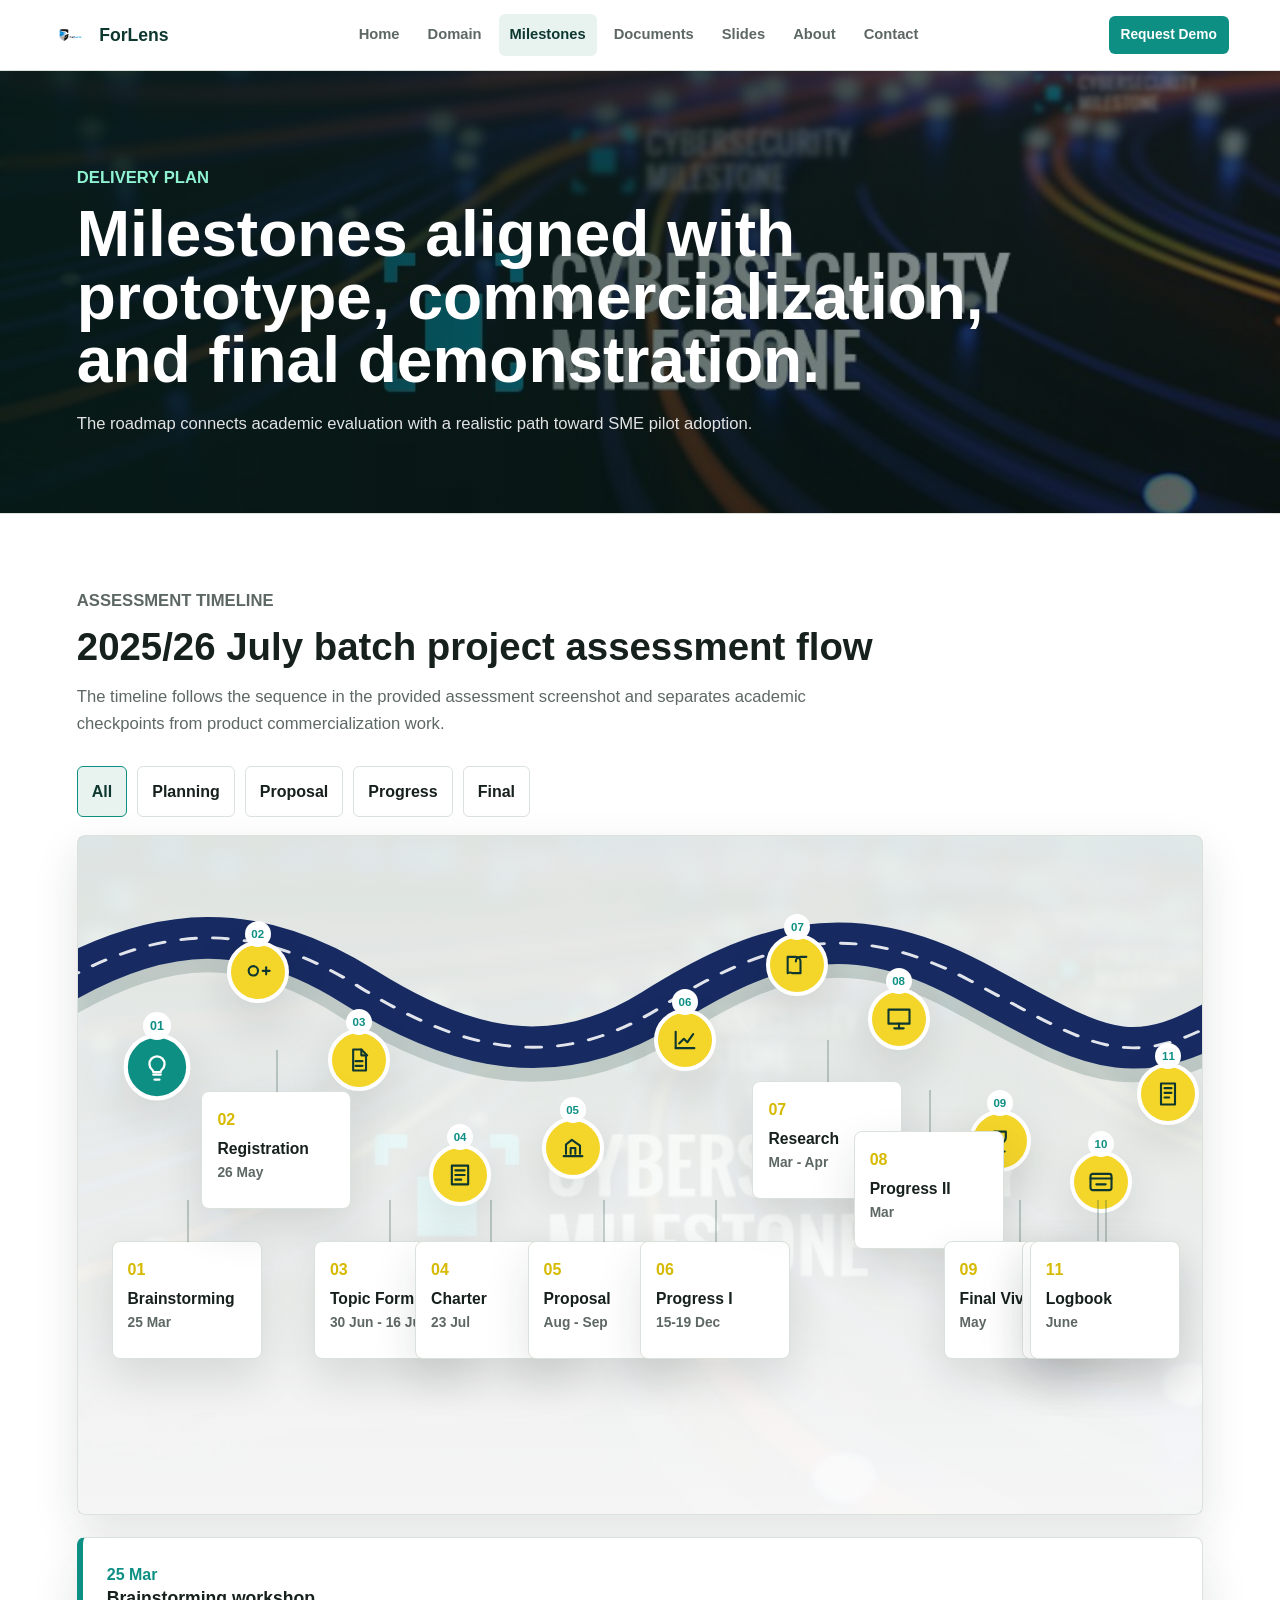
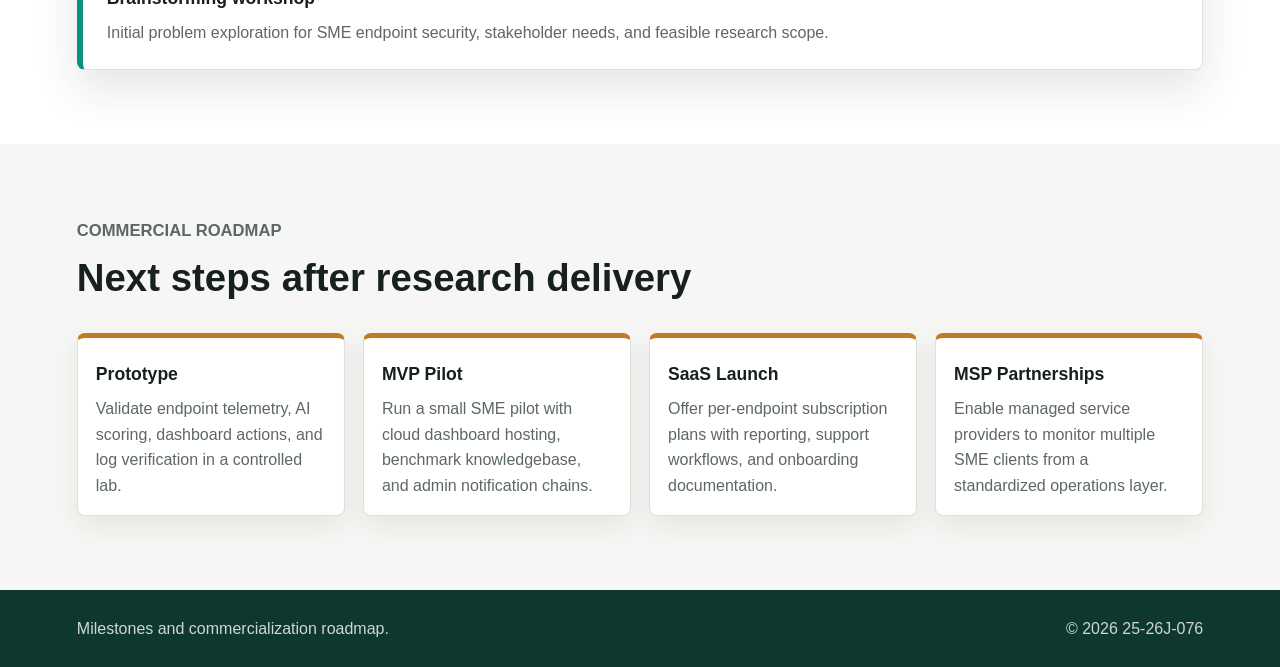
<file: milestones.html>
<!DOCTYPE html>
<html lang="en">
<head>
  <meta charset="UTF-8">
  <meta name="viewport" content="width=device-width, initial-scale=1.0">
  <title>Milestones | ForLens</title>
  <link rel="stylesheet" href="CSS/style.css">
  <link rel="stylesheet" href="CSS/components.css">
  <link rel="stylesheet" href="CSS/responsive.css">
</head>
<body>
  <header class="site-header" data-header>
    <a class="brand" href="index.html"><img src="assets/images/logo.png" alt="ForLens logo"><span>ForLens</span></a>
    <button class="nav-toggle" type="button" data-nav-toggle aria-label="Open navigation" aria-expanded="false">Menu</button>
    <nav class="site-nav" data-nav>
      <a href="index.html">Home</a><a href="domain.html">Domain</a><a href="milestones.html">Milestones</a><a href="documents.html">Documents</a><a href="slides.html">Slides</a><a href="about.html">About</a><a href="contact.html">Contact</a>
    </nav>
    <div class="header-tools"><a class="nav-cta" href="contact.html">Request Demo</a></div>
  </header>

  <main>
    <section class="page-hero page-hero-milestones">
      <p class="eyebrow">Delivery Plan</p>
      <h1>Milestones aligned with prototype, commercialization, and final demonstration.</h1>
      <p>The roadmap connects academic evaluation with a realistic path toward SME pilot adoption.</p>
    </section>

    <section class="section assessment-section">
      <div class="section-heading reveal">
        <p class="eyebrow">Assessment Timeline</p>
        <h2>2025/26 July batch project assessment flow</h2>
        <p>The timeline follows the sequence in the provided assessment screenshot and separates academic checkpoints from product commercialization work.</p>
      </div>
      <div class="timeline-toolbar reveal">
        <button class="timeline-filter is-active" type="button" data-timeline-filter="all">All</button>
        <button class="timeline-filter" type="button" data-timeline-filter="planning">Planning</button>
        <button class="timeline-filter" type="button" data-timeline-filter="proposal">Proposal</button>
        <button class="timeline-filter" type="button" data-timeline-filter="progress">Progress</button>
        <button class="timeline-filter" type="button" data-timeline-filter="final">Final</button>
      </div>
      <div class="roadmap-canvas reveal" data-timeline-board>
        <svg class="road-svg" viewBox="0 0 1200 460" preserveAspectRatio="none" aria-hidden="true">
          <path class="road-shadow" d="M-40 170 C90 65 190 70 300 160 S510 280 620 190 S820 60 950 150 S1120 290 1240 190"/>
          <path class="road" d="M-40 170 C90 65 190 70 300 160 S510 280 620 190 S820 60 950 150 S1120 290 1240 190"/>
          <path class="road-line" d="M-40 170 C90 65 190 70 300 160 S510 280 620 190 S820 60 950 150 S1120 290 1240 190"/>
        </svg>
        <button class="road-pin is-active p1" type="button" data-timeline-target="brainstorm" data-phase="planning"><span>01</span><svg viewBox="0 0 24 24"><path d="M9 18h6"/><path d="M10 22h4"/><path d="M8 14a6 6 0 1 1 8 0c-.8.7-1 1.5-1 2H9c0-.5-.2-1.3-1-2Z"/></svg></button>
        <button class="road-pin p2" type="button" data-timeline-target="registration" data-phase="planning"><span>02</span><svg viewBox="0 0 24 24"><path d="M8 7a4 4 0 1 0 0 8 4 4 0 0 0 0-8Z"/><path d="M16 11h6"/><path d="M19 8v6"/></svg></button>
        <button class="road-pin p3" type="button" data-timeline-target="taf" data-phase="planning"><span>03</span><svg viewBox="0 0 24 24"><path d="M7 3h7l4 4v14H7z"/><path d="M14 3v5h5"/><path d="M9 13h6M9 17h6"/></svg></button>
        <button class="road-pin p4" type="button" data-timeline-target="charter" data-phase="planning"><span>04</span><svg viewBox="0 0 24 24"><path d="M5 4h14v16H5z"/><path d="M8 8h8M8 12h8M8 16h5"/></svg></button>
        <button class="road-pin p5" type="button" data-timeline-target="proposal" data-phase="proposal"><span>05</span><svg viewBox="0 0 24 24"><path d="M4 19h16"/><path d="M6 17V9l5-4 7 5v7"/><path d="M10 17v-5h4v5"/></svg></button>
        <button class="road-pin p6" type="button" data-timeline-target="pp1" data-phase="progress"><span>06</span><svg viewBox="0 0 24 24"><path d="M4 19V5"/><path d="M4 19h16"/><path d="m7 15 4-4 3 3 5-7"/></svg></button>
        <button class="road-pin p7" type="button" data-timeline-target="research" data-phase="final"><span>07</span><svg viewBox="0 0 24 24"><path d="M4 5h7a4 4 0 0 1 4 4v10H8a4 4 0 0 0-4 0z"/><path d="M20 5h-5a4 4 0 0 0-4 4"/></svg></button>
        <button class="road-pin p8" type="button" data-timeline-target="pp2" data-phase="progress"><span>08</span><svg viewBox="0 0 24 24"><path d="M3 4h18v12H3z"/><path d="M8 20h8"/><path d="M12 16v4"/></svg></button>
        <button class="road-pin p9" type="button" data-timeline-target="final-viva" data-phase="final"><span>09</span><svg viewBox="0 0 24 24"><path d="M8 21h8"/><path d="M12 17v4"/><path d="M7 4h10v5a5 5 0 0 1-10 0z"/></svg></button>
        <button class="road-pin p10" type="button" data-timeline-target="website" data-phase="final"><span>10</span><svg viewBox="0 0 24 24"><rect x="3" y="5" width="18" height="14" rx="2"/><path d="M3 9h18"/><path d="M8 14h8"/></svg></button>
        <button class="road-pin p11" type="button" data-timeline-target="logbook" data-phase="final"><span>11</span><svg viewBox="0 0 24 24"><path d="M6 3h12v18H6z"/><path d="M9 7h6M9 11h6M9 15h4"/></svg></button>
        <div class="road-card c1"><span>01</span><h3>Brainstorming</h3><p>25 Mar</p></div>
        <div class="road-card c2"><span>02</span><h3>Registration</h3><p>26 May</p></div>
        <div class="road-card c3"><span>03</span><h3>Topic Form</h3><p>30 Jun - 16 Jul</p></div>
        <div class="road-card c4"><span>04</span><h3>Charter</h3><p>23 Jul</p></div>
        <div class="road-card c5"><span>05</span><h3>Proposal</h3><p>Aug - Sep</p></div>
        <div class="road-card c6"><span>06</span><h3>Progress I</h3><p>15-19 Dec</p></div>
        <div class="road-card c7"><span>07</span><h3>Research</h3><p>Mar - Apr</p></div>
        <div class="road-card c8"><span>08</span><h3>Progress II</h3><p>Mar</p></div>
        <div class="road-card c9"><span>09</span><h3>Final Viva</h3><p>May</p></div>
        <div class="road-card c10"><span>10</span><h3>Website</h3><p>June</p></div>
        <div class="road-card c11"><span>11</span><h3>Logbook</h3><p>June</p></div>
      </div>
      <div class="timeline-detail reveal" data-timeline-detail>
        <span>25 Mar</span>
        <h3>Brainstorming workshop</h3>
        <p>Initial problem exploration for SME endpoint security, stakeholder needs, and feasible research scope.</p>
      </div>
    </section>

    <section class="section roadmap-grid">
      <div class="section-heading reveal">
        <p class="eyebrow">Commercial Roadmap</p>
        <h2>Next steps after research delivery</h2>
      </div>
      <article class="roadmap-card reveal"><h3>Prototype</h3><p>Validate endpoint telemetry, AI scoring, dashboard actions, and log verification in a controlled lab.</p></article>
      <article class="roadmap-card reveal"><h3>MVP Pilot</h3><p>Run a small SME pilot with cloud dashboard hosting, benchmark knowledgebase, and admin notification chains.</p></article>
      <article class="roadmap-card reveal"><h3>SaaS Launch</h3><p>Offer per-endpoint subscription plans with reporting, support workflows, and onboarding documentation.</p></article>
      <article class="roadmap-card reveal"><h3>MSP Partnerships</h3><p>Enable managed service providers to monitor multiple SME clients from a standardized operations layer.</p></article>
    </section>
  </main>

  <footer class="site-footer"><p>Milestones and commercialization roadmap.</p><span>&copy; <span data-year></span> 25-26J-076</span></footer>
  <script src="js/main.js"></script>
</body>
</html>
</file>
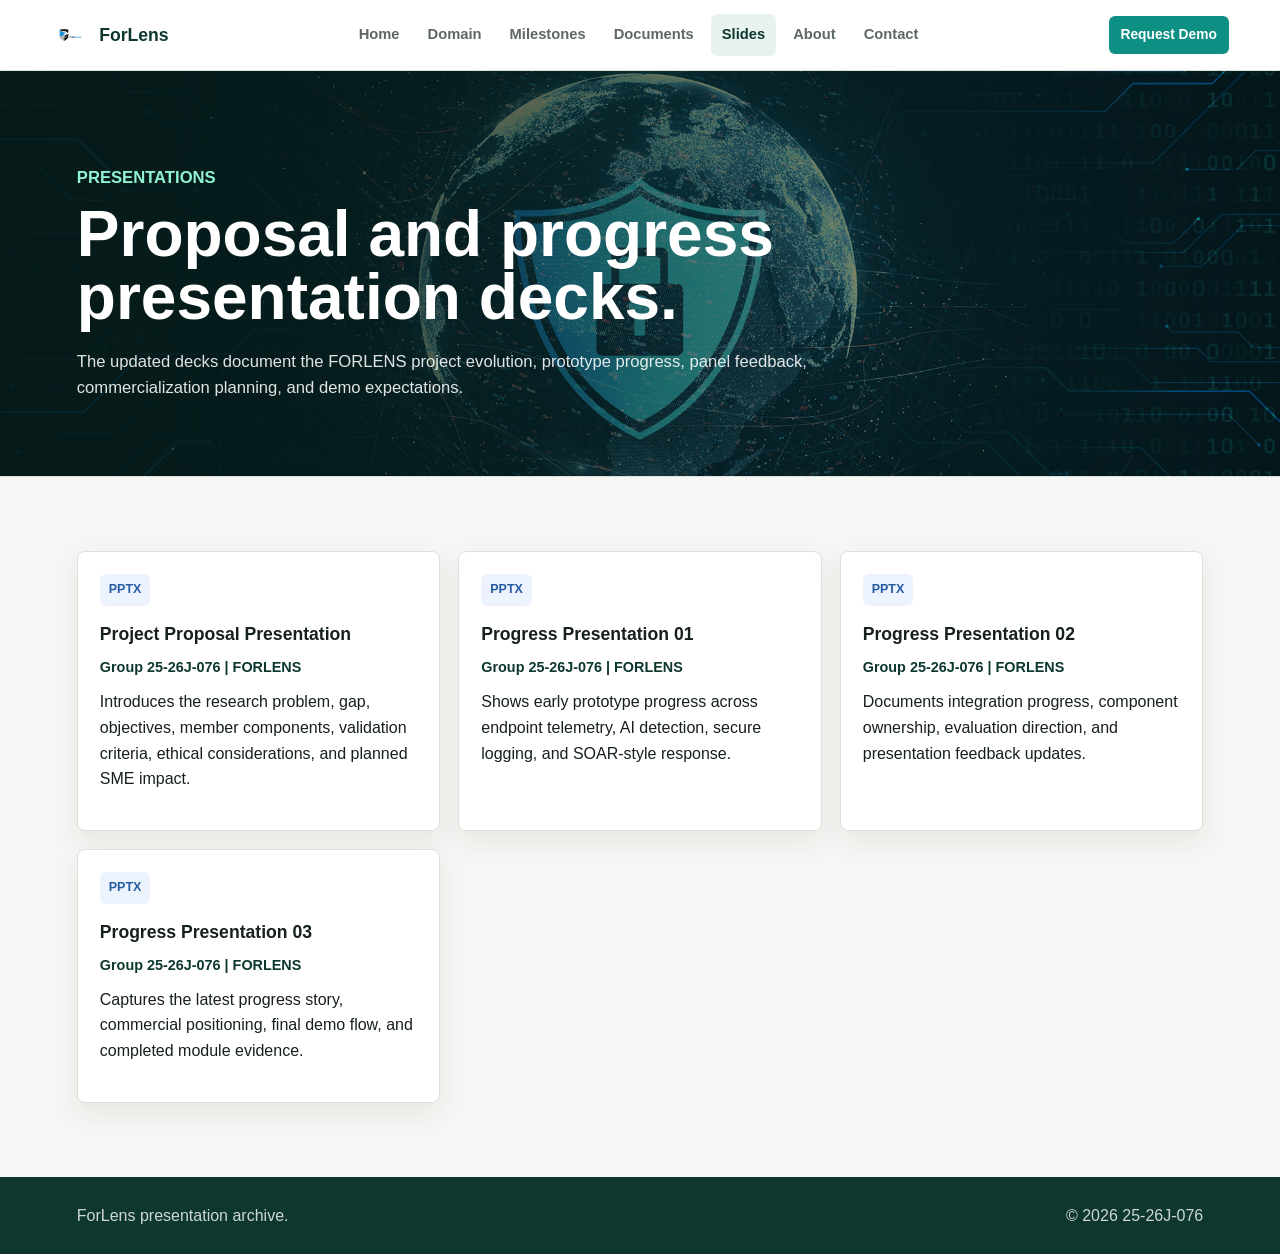
<file: slides.html>
<!DOCTYPE html>
<html lang="en">
<head>
  <meta charset="UTF-8">
  <meta name="viewport" content="width=device-width, initial-scale=1.0">
  <title>Slides | ForLens</title>
  <link rel="stylesheet" href="CSS/style.css">
  <link rel="stylesheet" href="CSS/components.css">
  <link rel="stylesheet" href="CSS/responsive.css">
</head>
<body>
  <header class="site-header" data-header>
    <a class="brand" href="index.html"><img src="assets/images/logo.png" alt="ForLens logo"><span>ForLens</span></a>
    <button class="nav-toggle" type="button" data-nav-toggle aria-label="Open navigation" aria-expanded="false">Menu</button>
    <nav class="site-nav" data-nav>
      <a href="index.html">Home</a><a href="domain.html">Domain</a><a href="milestones.html">Milestones</a><a href="documents.html">Documents</a><a href="slides.html">Slides</a><a href="about.html">About</a><a href="contact.html">Contact</a>
    </nav>
    <div class="header-tools"><a class="nav-cta" href="contact.html">Request Demo</a></div>
  </header>

  <main>
    <section class="page-hero page-hero-slides">
      <p class="eyebrow">Presentations</p>
      <h1>Proposal and progress presentation decks.</h1>
      <p>The updated decks document the FORLENS project evolution, prototype progress, panel feedback, commercialization planning, and demo expectations.</p>
    </section>

    <section class="section resource-grid">
      <a class="resource-card reveal" href="assets/slides/ForLens – A Lightweight AI-Driven Endpoint Security Solution (Project Proposal).pptx" target="_blank" rel="noopener"><span>PPTX</span><h3>Project Proposal Presentation</h3><p class="resource-meta">Group 25-26J-076 | FORLENS</p><p>Introduces the research problem, gap, objectives, member components, validation criteria, ethical considerations, and planned SME impact.</p></a>
      <a class="resource-card reveal" href="assets/slides/ForLens – A Lightweight AI-Driven Endpoint Security Solution (Progress Presentation 01).pptx" target="_blank" rel="noopener"><span>PPTX</span><h3>Progress Presentation 01</h3><p class="resource-meta">Group 25-26J-076 | FORLENS</p><p>Shows early prototype progress across endpoint telemetry, AI detection, secure logging, and SOAR-style response.</p></a>
      <a class="resource-card reveal" href="assets/slides/ForLens – A Lightweight AI-Driven Endpoint Security Solution (Progress Presentation 02).pptx" target="_blank" rel="noopener"><span>PPTX</span><h3>Progress Presentation 02</h3><p class="resource-meta">Group 25-26J-076 | FORLENS</p><p>Documents integration progress, component ownership, evaluation direction, and presentation feedback updates.</p></a>
      <a class="resource-card reveal" href="assets/slides/ForLens – A Lightweight AI-Driven Endpoint Security Solution (Progress Presentation 03).pptx" target="_blank" rel="noopener"><span>PPTX</span><h3>Progress Presentation 03</h3><p class="resource-meta">Group 25-26J-076 | FORLENS</p><p>Captures the latest progress story, commercial positioning, final demo flow, and completed module evidence.</p></a>
    </section>
  </main>

  <footer class="site-footer"><p>ForLens presentation archive.</p><span>&copy; <span data-year></span> 25-26J-076</span></footer>
  <script src="js/main.js"></script>
</body>
</html>
</file>
<file: CSS/style.css>
:root {
  --ink: #16201d;
  --muted: #5d6864;
  --paper: #f6f7f4;
  --surface: #ffffff;
  --line: #dbe2dc;
  --forest: #145c4b;
  --forest-dark: #0d372f;
  --teal: #0e8f83;
  --blue: #245c9f;
  --amber: #c67a1f;
  --shadow: 0 18px 45px rgba(22, 32, 29, 0.12);
  --shadow-strong: 0 28px 70px rgba(22, 32, 29, 0.18);
}

* {
  box-sizing: border-box;
}

html {
  scroll-behavior: smooth;
}

body {
  margin: 0;
  background: var(--paper);
  color: var(--ink);
  font-family: Arial, Helvetica, sans-serif;
  line-height: 1.6;
}

img {
  display: block;
  max-width: 100%;
}

a {
  color: inherit;
}

.site-header {
  position: sticky;
  top: 0;
  z-index: 20;
  display: flex;
  align-items: center;
  justify-content: space-between;
  gap: 18px;
  padding: 14px clamp(18px, 4vw, 56px);
  background: rgba(255, 255, 255, 0.94);
  border-bottom: 1px solid var(--line);
  backdrop-filter: blur(12px);
}

.header-tools {
  display: inline-flex;
  align-items: center;
  gap: 10px;
  min-width: max-content;
}

.nav-cta {
  display: inline-flex;
  align-items: center;
  justify-content: center;
  min-height: 38px;
  border-radius: 6px;
  font-size: 0.86rem;
  font-weight: 900;
  text-decoration: none;
}

.nav-cta {
  padding: 8px 12px;
  background: var(--teal);
  color: #ffffff;
}

.brand {
  display: inline-flex;
  align-items: center;
  gap: 10px;
  min-width: max-content;
  color: var(--forest-dark);
  font-weight: 800;
  font-size: 1.1rem;
  text-decoration: none;
}

.brand img {
  width: 38px;
  height: 38px;
  object-fit: contain;
}

.site-nav {
  display: flex;
  align-items: center;
  gap: 6px;
}

.site-nav a {
  padding: 9px 11px;
  border-radius: 6px;
  color: var(--muted);
  font-size: 0.92rem;
  font-weight: 700;
  text-decoration: none;
}

.site-nav a:hover,
.site-nav a.is-active {
  background: #e8f3ef;
  color: var(--forest-dark);
}

.nav-toggle {
  display: none;
  border: 1px solid var(--line);
  border-radius: 6px;
  background: var(--surface);
  color: var(--ink);
  padding: 9px 12px;
  font-weight: 800;
}

.hero {
  min-height: calc(100vh - 68px);
  display: grid;
  grid-template-columns: minmax(0, 1fr) minmax(340px, 0.72fr);
  align-content: end;
  align-items: end;
  gap: 28px;
  padding: 120px clamp(20px, 6vw, 82px) 52px;
  color: #ffffff;
  background:
    radial-gradient(circle at 78% 22%, rgba(14, 143, 131, 0.38), transparent 24%),
    linear-gradient(90deg, rgba(6, 27, 24, 0.94), rgba(6, 27, 24, 0.7), rgba(6, 27, 24, 0.42)),
    url("../assets/images/SIEM.jpg") center / cover;
}

.hero-content {
  max-width: 820px;
}

.eyebrow {
  margin: 0 0 12px;
  color: var(--teal);
  font-size: 0.78rem;
  font-weight: 800;
  letter-spacing: 0;
  text-transform: uppercase;
}

.hero .eyebrow {
  color: #8ff3d2;
}

h1,
h2,
h3,
p {
  margin-top: 0;
}

h1 {
  margin-bottom: 20px;
  max-width: 920px;
  font-size: clamp(2.4rem, 7vw, 5.8rem);
  line-height: 0.98;
  letter-spacing: 0;
}

.hero-home h1 {
  max-width: 980px;
  font-size: clamp(2.15rem, 4.8vw, 4.8rem);
  line-height: 1.02;
}

h2 {
  margin-bottom: 16px;
  font-size: clamp(1.7rem, 3vw, 3rem);
  line-height: 1.1;
  letter-spacing: 0;
}

h3 {
  margin-bottom: 10px;
  font-size: 1.1rem;
  line-height: 1.25;
}

.hero-copy,
.page-hero p,
.section-heading p,
.copy-panel p {
  max-width: 760px;
  color: var(--muted);
  font-size: 1.04rem;
}

.hero-copy {
  color: rgba(255, 255, 255, 0.9);
  font-size: clamp(1.05rem, 2vw, 1.28rem);
}

.hero-actions {
  display: flex;
  flex-wrap: wrap;
  gap: 12px;
  margin-top: 28px;
}

.hero-metrics {
  grid-column: 1 / -1;
  display: grid;
  grid-template-columns: repeat(3, minmax(0, 1fr));
  max-width: 780px;
  border: 1px solid rgba(255, 255, 255, 0.22);
  background: rgba(255, 255, 255, 0.12);
  backdrop-filter: blur(10px);
}

.hero-metrics div {
  padding: 18px;
  border-right: 1px solid rgba(255, 255, 255, 0.22);
}

.hero-metrics div:last-child {
  border-right: 0;
}

.hero-metrics strong,
.hero-metrics span {
  display: block;
}

.hero-metrics strong {
  font-size: 1.55rem;
}

.hero-metrics span {
  color: rgba(255, 255, 255, 0.82);
  font-size: 0.88rem;
}

.section {
  padding: 74px clamp(20px, 6vw, 82px);
}

.section-heading {
  max-width: 840px;
  margin-bottom: 28px;
}

.page-hero {
  padding: 94px clamp(20px, 6vw, 82px) 58px;
  color: #ffffff;
  background:
    linear-gradient(90deg, rgba(6, 27, 24, 0.92), rgba(6, 27, 24, 0.68), rgba(6, 27, 24, 0.42)),
    linear-gradient(135deg, #ffffff, #eef7f4);
  background-position: center;
  background-size: cover;
  border-bottom: 1px solid var(--line);
}

.page-hero h1 {
  color: #ffffff;
  font-size: clamp(2.2rem, 5vw, 4.5rem);
}

.page-hero p {
  color: rgba(255, 255, 255, 0.88);
}

.page-hero .eyebrow {
  color: #8ff3d2;
}

.page-hero-domain {
  background-image:
    linear-gradient(90deg, rgba(6, 27, 24, 0.92), rgba(6, 27, 24, 0.68), rgba(6, 27, 24, 0.42)),
    url("../assets/images/domain.jpg");
}

.page-hero-milestones {
  background-image:
    linear-gradient(90deg, rgba(6, 27, 24, 0.9), rgba(6, 27, 24, 0.64), rgba(6, 27, 24, 0.38)),
    url("../assets/images/milestones.jpg");
}

.page-hero-documents {
  background-image:
    linear-gradient(90deg, rgba(6, 27, 24, 0.92), rgba(6, 27, 24, 0.66), rgba(6, 27, 24, 0.42)),
    url("../assets/images/documents.jpg");
}

.page-hero-slides {
  background-image:
    linear-gradient(90deg, rgba(6, 27, 24, 0.88), rgba(6, 27, 24, 0.62), rgba(6, 27, 24, 0.36)),
    url("../assets/images/slides.jpg");
}

.page-hero-about {
  background-image:
    linear-gradient(90deg, rgba(6, 27, 24, 0.92), rgba(6, 27, 24, 0.64), rgba(6, 27, 24, 0.38)),
    url("../assets/images/about.jpg");
}

.page-hero-contact {
  background-image:
    linear-gradient(90deg, rgba(6, 27, 24, 0.92), rgba(6, 27, 24, 0.64), rgba(6, 27, 24, 0.38)),
    url("../assets/images/contact.png");
}

.site-footer {
  display: flex;
  justify-content: space-between;
  gap: 24px;
  padding: 26px clamp(20px, 6vw, 82px);
  background: var(--forest-dark);
  color: rgba(255, 255, 255, 0.8);
}

.site-footer p {
  margin: 0;
}

.reveal {
  opacity: 0;
  transform: translateY(18px);
  transition: opacity 0.5s ease, transform 0.5s ease;
}

.reveal.is-visible {
  opacity: 1;
  transform: translateY(0);
}
</file>
<file: CSS/components.css>
.button {
  display: inline-flex;
  align-items: center;
  justify-content: center;
  min-height: 44px;
  padding: 11px 18px;
  border: 1px solid transparent;
  border-radius: 6px;
  font-weight: 800;
  text-decoration: none;
  cursor: pointer;
}

.button-primary {
  background: var(--teal);
  color: #ffffff;
}

.button-primary:hover {
  background: var(--forest);
}

.button-secondary {
  border-color: rgba(255, 255, 255, 0.45);
  color: #ffffff;
  background: rgba(255, 255, 255, 0.1);
}

.capability-cover {
  width: min(100%, 560px);
  justify-self: end;
  align-self: center;
  display: grid;
  grid-template-columns: repeat(2, minmax(0, 1fr));
  gap: 16px;
}

.capability-tile {
  display: grid;
  place-items: center;
  gap: 12px;
  min-height: 190px;
  border: 1px solid rgba(255, 255, 255, 0.22);
  border-radius: 8px;
  background: rgba(255, 255, 255, 0.92);
  color: var(--ink);
  padding: 22px;
  text-align: center;
  box-shadow: 0 20px 50px rgba(0, 0, 0, 0.22);
  transition: transform 0.25s ease, border-color 0.25s ease;
}

.capability-tile:hover {
  transform: translateY(-5px);
  border-color: #8ff3d2;
}

.capability-tile svg {
  width: 42px;
  height: 42px;
  fill: none;
  stroke: #0e67e8;
  stroke-width: 1.9;
  stroke-linecap: round;
  stroke-linejoin: round;
}

.capability-tile h3 {
  margin: 0;
  font-size: 1rem;
}

.capability-tile p {
  margin: 0;
  color: var(--muted);
  font-size: 0.9rem;
}

.project-brief {
  display: grid;
  grid-template-columns: repeat(3, minmax(0, 1fr));
  gap: 18px;
  background: #ffffff;
}

.brief-card,
.matrix-card {
  border: 1px solid var(--line);
  border-radius: 8px;
  background: #ffffff;
  padding: 24px;
  box-shadow: var(--shadow);
}

.brief-card span,
.matrix-card span {
  color: var(--teal);
  font-size: 0.78rem;
  font-weight: 900;
  text-transform: uppercase;
}

.brief-card p,
.matrix-card p {
  color: var(--muted);
}

.product-demo {
  background: #ffffff;
}

.module-showcase {
  background: #ffffff;
}

.showcase-layout {
  display: grid;
  grid-template-columns: minmax(0, 1fr) 240px minmax(280px, 0.74fr);
  gap: 18px;
  align-items: stretch;
}

.showcase-image,
.showcase-copy {
  border: 1px solid var(--line);
  border-radius: 8px;
  background: #ffffff;
  box-shadow: var(--shadow);
}

.showcase-image {
  display: grid;
  place-items: center;
  height: 430px;
  overflow: hidden;
  background: #edf4ef;
}

.showcase-image img {
  width: 100%;
  height: 100%;
  object-fit: contain;
  padding: 18px;
}

.showcase-controls {
  display: grid;
  gap: 10px;
}

.showcase-tab,
.timeline-filter,
.timeline-scroll {
  border: 1px solid var(--line);
  border-radius: 6px;
  background: #ffffff;
  color: var(--ink);
  padding: 12px 14px;
  font: inherit;
  font-weight: 900;
  cursor: pointer;
}

.showcase-tab:hover,
.showcase-tab.is-active,
.timeline-filter:hover,
.timeline-filter.is-active,
.timeline-scroll:hover {
  border-color: var(--teal);
  background: #e8f3ef;
  color: var(--forest-dark);
}

.showcase-copy {
  padding: 26px;
  min-height: 430px;
}

.showcase-copy span {
  color: var(--teal);
  font-weight: 900;
}

.showcase-copy p {
  color: var(--muted);
}

.showcase-copy ul {
  margin: 18px 0 0;
  padding-left: 18px;
  color: var(--muted);
}

.showcase-copy li {
  margin-bottom: 10px;
}

.dashboard-shell {
  display: grid;
  grid-template-columns: 260px minmax(0, 1fr);
  min-height: 720px;
  overflow: hidden;
  border: 1px solid #223832;
  border-radius: 8px;
  background: #0b1714;
  box-shadow: var(--shadow-strong);
}

.dashboard-sidebar {
  display: flex;
  flex-direction: column;
  gap: 10px;
  padding: 24px;
  background: #10231e;
  color: #ffffff;
}

.status-dot {
  width: 12px;
  height: 12px;
  border-radius: 50%;
  background: #51e6a8;
  box-shadow: 0 0 0 8px rgba(81, 230, 168, 0.14);
}

.dashboard-sidebar strong {
  margin-bottom: 4px;
  font-size: 1.2rem;
}

.cloud-summary {
  margin: 0 0 16px;
  color: rgba(255, 255, 255, 0.68);
  font-size: 0.9rem;
  line-height: 1.45;
}

.demo-tab {
  width: 100%;
  border: 1px solid rgba(255, 255, 255, 0.12);
  border-radius: 6px;
  background: rgba(255, 255, 255, 0.06);
  color: rgba(255, 255, 255, 0.78);
  padding: 13px 14px;
  font: inherit;
  font-weight: 800;
  text-align: left;
  cursor: pointer;
}

.demo-tab.is-active,
.demo-tab:hover {
  background: #e9fff6;
  color: var(--forest-dark);
}

.dashboard-main {
  position: relative;
  min-height: 720px;
  padding: clamp(22px, 5vw, 52px);
  background:
    linear-gradient(135deg, rgba(14, 143, 131, 0.2), rgba(36, 92, 159, 0.1)),
    #10231e;
  color: #ffffff;
}

.demo-panel {
  display: none;
  max-width: 760px;
  min-height: 610px;
}

.demo-panel.is-active {
  display: block;
}

.demo-panel h3 {
  margin: 22px 0 12px;
  font-size: clamp(1.6rem, 3vw, 3rem);
}

.demo-panel p {
  max-width: 690px;
  color: rgba(255, 255, 255, 0.78);
  font-size: 1.08rem;
}

.risk-pill {
  display: inline-flex;
  border-radius: 999px;
  padding: 7px 11px;
  font-size: 0.78rem;
  font-weight: 900;
}

.risk-pill.high {
  background: #ffe8e8;
  color: #9f1d1d;
}

.risk-pill.medium {
  background: #fff1d6;
  color: #8a4f08;
}

.risk-pill.verified {
  background: #dff8eb;
  color: #145c4b;
}

.risk-pill.low {
  background: #e7f0ff;
  color: #245c9f;
}

.signal-grid {
  display: grid;
  grid-template-columns: 160px minmax(0, 1fr);
  gap: 12px;
  margin-top: 28px;
  padding: 22px;
  border: 1px solid rgba(255, 255, 255, 0.14);
  border-radius: 8px;
  background: rgba(255, 255, 255, 0.08);
}

.signal-grid.compact {
  margin-top: 18px;
}

.signal-grid span {
  color: rgba(255, 255, 255, 0.62);
}

.workflow-steps {
  display: grid;
  grid-template-columns: repeat(4, minmax(0, 1fr));
  gap: 10px;
  margin-top: 26px;
}

.workflow-steps span {
  min-height: 88px;
  display: grid;
  place-items: center;
  border: 1px solid rgba(255, 255, 255, 0.14);
  border-radius: 8px;
  background: rgba(255, 255, 255, 0.08);
  color: rgba(255, 255, 255, 0.88);
  font-weight: 800;
  text-align: center;
  padding: 12px;
}

.action-row {
  display: grid;
  grid-template-columns: repeat(4, minmax(0, 1fr));
  gap: 12px;
  margin-top: 28px;
}

.action-row span {
  min-height: 92px;
  display: grid;
  place-items: center;
  border: 1px solid rgba(255, 255, 255, 0.16);
  border-radius: 8px;
  background: rgba(255, 255, 255, 0.08);
  color: #ffffff;
  font-weight: 800;
  text-align: center;
}

.hash-line {
  display: grid;
  grid-template-columns: repeat(4, 1fr);
  gap: 10px;
  margin-top: 30px;
}

.hash-line span {
  height: 14px;
  border-radius: 999px;
  background: linear-gradient(90deg, #51e6a8, #89c7ff);
}

.mini-chart {
  display: flex;
  align-items: end;
  gap: 14px;
  height: 180px;
  max-width: 520px;
  margin-top: 28px;
  padding: 18px;
  border: 1px solid rgba(255, 255, 255, 0.14);
  border-radius: 8px;
  background: rgba(255, 255, 255, 0.08);
}

.mini-chart span {
  flex: 1;
  border-radius: 6px 6px 0 0;
  background: linear-gradient(180deg, #51e6a8, #245c9f);
}

.intro-grid,
.split-section,
.team-section,
.contact-layout {
  display: grid;
  grid-template-columns: minmax(0, 1.15fr) minmax(320px, 0.85fr);
  gap: clamp(24px, 5vw, 58px);
  align-items: center;
}

.commercial-panel,
.copy-panel,
.contact-card,
.contact-form {
  background: var(--surface);
  border: 1px solid var(--line);
  border-radius: 8px;
  padding: clamp(22px, 4vw, 34px);
  box-shadow: var(--shadow);
}

.commercial-panel dl {
  display: grid;
  gap: 16px;
  margin: 0;
}

.commercial-panel div {
  padding-bottom: 16px;
  border-bottom: 1px solid var(--line);
}

.commercial-panel div:last-child {
  padding-bottom: 0;
  border-bottom: 0;
}

.commercial-panel dt {
  color: var(--forest-dark);
  font-weight: 800;
}

.commercial-panel dd {
  margin: 4px 0 0;
  color: var(--muted);
}

.feature-band {
  background: #edf4ef;
}

.feature-grid,
.domain-grid,
.resource-grid,
.roadmap-grid {
  display: grid;
  grid-template-columns: repeat(4, minmax(0, 1fr));
  gap: 18px;
}

.feature-card,
.domain-card,
.resource-card,
.roadmap-card,
.timeline-item {
  background: var(--surface);
  border: 1px solid var(--line);
  border-radius: 8px;
  overflow: hidden;
  box-shadow: 0 10px 26px rgba(22, 32, 29, 0.08);
}

.feature-card img,
.domain-card img {
  width: 100%;
  height: 160px;
  object-fit: contain;
  background: #dfe9e4;
  padding: 16px;
}

.feature-card h3,
.feature-card p,
.domain-card h3,
.domain-card p,
.roadmap-card h3,
.roadmap-card p,
.timeline-item h3,
.timeline-item p {
  padding-right: 18px;
  padding-left: 18px;
}

.feature-card h3,
.domain-card h3,
.roadmap-card h3,
.timeline-item h3 {
  padding-top: 18px;
}

.feature-card p,
.domain-card p,
.roadmap-card p,
.timeline-item p {
  color: var(--muted);
}

.visual-panel {
  overflow: hidden;
  border: 1px solid var(--line);
  border-radius: 8px;
  background: #ffffff;
  box-shadow: var(--shadow);
}

.visual-panel img {
  width: 100%;
  min-height: 340px;
  object-fit: contain;
}

.proof-strip {
  background: #edf4ef;
}

.proof-card {
  display: grid;
  grid-template-columns: minmax(280px, 0.8fr) minmax(0, 1fr);
  align-items: center;
  gap: clamp(24px, 5vw, 52px);
  padding: clamp(20px, 4vw, 36px);
  border: 1px solid var(--line);
  border-radius: 8px;
  background: #ffffff;
  box-shadow: var(--shadow);
}

.proof-card img {
  width: 100%;
  border-radius: 8px;
  background: #ffffff;
}

.check-list,
.number-list {
  margin: 20px 0 0;
  padding-left: 20px;
  color: var(--muted);
}

.check-list li,
.number-list li {
  margin-bottom: 10px;
}

.timeline {
  display: grid;
  grid-template-columns: repeat(6, minmax(220px, 1fr));
  gap: 18px;
  overflow-x: auto;
  padding-bottom: 10px;
}

.assessment-section {
  background: #ffffff;
}

.timeline-toolbar {
  display: flex;
  flex-wrap: wrap;
  gap: 10px;
  margin-bottom: 18px;
}

.timeline-board {
  display: grid;
  grid-template-columns: repeat(17, minmax(92px, 1fr));
  gap: 0;
  overflow-x: auto;
  border: 2px solid #171717;
  border-radius: 8px;
  background: #ffffff;
  box-shadow: var(--shadow);
}

.timeline-card {
  min-height: 330px;
  display: flex;
  flex-direction: column-reverse;
  align-items: center;
  justify-content: space-between;
  gap: 16px;
  border: 0;
  border-right: 2px solid #171717;
  padding: 12px 8px;
  color: #111111;
  font: inherit;
  cursor: pointer;
}

.timeline-card:last-child {
  border-right: 0;
}

.timeline-card.is-muted {
  opacity: 0.28;
}

.timeline-card strong {
  writing-mode: vertical-rl;
  transform: rotate(180deg);
  min-height: 190px;
  font-family: Georgia, "Times New Roman", serif;
  font-size: 1.02rem;
  line-height: 1.05;
  text-align: center;
}

.timeline-card span {
  min-height: 54px;
  display: grid;
  place-items: center;
  color: #d71920;
  font-size: 0.76rem;
  font-weight: 800;
  text-align: center;
}

.timeline-card:hover,
.timeline-card.is-active {
  outline: 4px solid var(--teal);
  outline-offset: -4px;
}

.timeline-card.soft-green { background: #dcebd3; }
.timeline-card.green { background: #accf98; }
.timeline-card.peach { background: #f5dece; }
.timeline-card.blue { background: #88a4d5; }
.timeline-card.orange { background: #f3b17c; }
.timeline-card.orange-dark { background: #c95b10; }
.timeline-card.gray { background: #d7d7d7; }
.timeline-card.cream { background: #fbf1cf; }
.timeline-card.yellow { background: #ffe39b; }
.timeline-card.sky { background: #bed8ed; }
.timeline-card.cyan { background: #09a6d5; }

.timeline-infographic {
  display: grid;
  grid-template-columns: repeat(4, minmax(0, 1fr));
  gap: 24px;
  overflow: visible;
  border: 0;
  box-shadow: none;
  background: #ffffff;
  padding: 0;
}

.timeline-node {
  position: relative;
  min-height: 230px;
  border: 1px solid var(--line);
  border-radius: 8px;
  background: #ffffff;
  color: var(--ink);
  padding: 18px;
  box-shadow: var(--shadow);
  text-align: left;
  cursor: pointer;
}

.timeline-node::after {
  content: "";
  position: absolute;
  top: 50%;
  right: -24px;
  width: 24px;
  height: 4px;
  background: #f4d52a;
}

.timeline-node:nth-child(4n)::after,
.timeline-node:last-child::after {
  display: none;
}

.timeline-node span {
  display: inline-flex;
  color: #d6b900;
  font-weight: 900;
  margin-bottom: 8px;
}

.timeline-node svg {
  width: 64px;
  height: 64px;
  display: block;
  margin: 0 auto 18px;
  padding: 12px;
  border: 6px solid #f4d52a;
  border-radius: 50%;
  background: #ffffff;
  fill: none;
  stroke: var(--forest-dark);
  stroke-width: 1.7;
  stroke-linecap: round;
  stroke-linejoin: round;
}

.timeline-node strong,
.timeline-node small {
  display: block;
}

.timeline-node strong {
  margin-bottom: 8px;
  font-size: 1rem;
}

.timeline-node small {
  color: var(--muted);
  font-weight: 800;
}

.timeline-node:hover,
.timeline-node.is-active {
  border-color: var(--teal);
  transform: translateY(-4px);
}

.timeline-node.is-muted {
  opacity: 0.3;
}

.roadmap-canvas {
  position: relative;
  min-height: 680px;
  overflow: hidden;
  border: 1px solid var(--line);
  border-radius: 8px;
  background:
    linear-gradient(180deg, rgba(237, 244, 239, 0.92), rgba(255, 255, 255, 0.96)),
    url("../assets/images/milestones.jpg") center / cover;
  box-shadow: var(--shadow);
}

.road-svg {
  position: absolute;
  inset: 36px 0 auto;
  width: 100%;
  height: 330px;
}

.road-shadow,
.road,
.road-line {
  fill: none;
  stroke-linecap: round;
}

.road-shadow {
  stroke: rgba(13, 55, 47, 0.18);
  stroke-width: 72;
  transform: translateY(12px);
}

.road {
  stroke: #172b62;
  stroke-width: 58;
}

.road-line {
  stroke: rgba(255, 255, 255, 0.88);
  stroke-width: 4;
  stroke-dasharray: 16 18;
}

.road-pin {
  position: absolute;
  width: 62px;
  height: 62px;
  display: grid;
  place-items: center;
  border: 4px solid #ffffff;
  border-radius: 50%;
  background: #f4d52a;
  color: var(--forest-dark);
  box-shadow: var(--shadow);
  cursor: pointer;
  transform: translate(-50%, -50%);
}

.road-pin span {
  position: absolute;
  top: -24px;
  min-width: 26px;
  min-height: 26px;
  display: grid;
  place-items: center;
  border-radius: 50%;
  background: #ffffff;
  color: var(--teal);
  font-size: 0.72rem;
  font-weight: 900;
}

.road-pin svg {
  width: 28px;
  height: 28px;
  fill: none;
  stroke: currentColor;
  stroke-width: 1.8;
  stroke-linecap: round;
  stroke-linejoin: round;
}

.road-pin:hover,
.road-pin.is-active {
  background: var(--teal);
  color: #ffffff;
  transform: translate(-50%, -50%) scale(1.08);
}

.road-pin.is-muted,
.road-card.is-muted {
  opacity: 0.28;
}

.road-pin.p1 { left: 7%; top: 34%; }
.road-pin.p2 { left: 16%; top: 20%; }
.road-pin.p3 { left: 25%; top: 33%; }
.road-pin.p4 { left: 34%; top: 50%; }
.road-pin.p5 { left: 44%; top: 46%; }
.road-pin.p6 { left: 54%; top: 30%; }
.road-pin.p7 { left: 64%; top: 19%; }
.road-pin.p8 { left: 73%; top: 27%; }
.road-pin.p9 { left: 82%; top: 45%; }
.road-pin.p10 { left: 91%; top: 51%; }
.road-pin.p11 { left: 97%; top: 38%; }

.road-card {
  position: absolute;
  width: 150px;
  min-height: 118px;
  border: 1px solid var(--line);
  border-radius: 8px;
  background: #ffffff;
  padding: 15px;
  box-shadow: var(--shadow);
}

.road-card::before {
  content: "";
  position: absolute;
  left: 50%;
  top: -42px;
  width: 2px;
  height: 42px;
  background: rgba(13, 55, 47, 0.22);
}

.road-card span {
  color: #d6b900;
  font-weight: 900;
}

.road-card h3 {
  margin: 6px 0 4px;
  font-size: 0.98rem;
}

.road-card p {
  margin: 0;
  color: var(--muted);
  font-size: 0.86rem;
  font-weight: 800;
}

.road-card.c1 { left: 3%; top: 405px; }
.road-card.c2 { left: 11%; top: 255px; }
.road-card.c3 { left: 21%; top: 405px; }
.road-card.c4 { left: 30%; top: 405px; }
.road-card.c5 { left: 40%; top: 405px; }
.road-card.c6 { left: 50%; top: 405px; }
.road-card.c7 { left: 60%; top: 245px; }
.road-card.c8 { left: 69%; top: 295px; }
.road-card.c9 { left: 77%; top: 405px; }
.road-card.c10 { left: 84%; top: 405px; }
.road-card.c11 { right: 2%; top: 405px; }

.timeline-detail {
  margin-top: 22px;
  padding: 24px;
  border: 1px solid var(--line);
  border-left: 6px solid var(--teal);
  border-radius: 8px;
  background: #ffffff;
  box-shadow: var(--shadow);
}

.timeline-detail span {
  color: var(--teal);
  font-weight: 900;
}

.timeline-detail p {
  margin-bottom: 0;
  color: var(--muted);
}

.evidence-matrix {
  background: #edf4ef;
}

.matrix-grid {
  display: grid;
  grid-template-columns: repeat(4, minmax(0, 1fr));
  gap: 18px;
}

.timeline-item {
  min-height: 230px;
  padding-top: 18px;
  border-top: 5px solid var(--teal);
}

.timeline-item span {
  display: inline-flex;
  margin-left: 18px;
  padding: 5px 9px;
  border-radius: 999px;
  background: #e8f3ef;
  color: var(--forest-dark);
  font-size: 0.78rem;
  font-weight: 800;
}

.resource-grid {
  grid-template-columns: repeat(3, minmax(0, 1fr));
}

.resource-card {
  min-height: 210px;
  padding: 22px;
  color: var(--ink);
  text-decoration: none;
}

.resource-card span {
  display: inline-flex;
  margin-bottom: 18px;
  padding: 6px 9px;
  border-radius: 6px;
  background: #ecf3ff;
  color: var(--blue);
  font-size: 0.78rem;
  font-weight: 800;
}

.resource-card:hover {
  border-color: var(--teal);
  transform: translateY(-2px);
}

.resource-meta {
  margin-bottom: 10px;
  color: var(--forest-dark);
  font-size: 0.9rem;
  font-weight: 900;
}

.roadmap-grid {
  grid-template-columns: repeat(4, minmax(0, 1fr));
}

.roadmap-grid .section-heading {
  grid-column: 1 / -1;
  margin-bottom: 0;
}

.roadmap-card {
  padding-top: 8px;
  border-top: 5px solid var(--amber);
}

.contact-layout {
  align-items: start;
}

.contact-card a {
  color: var(--blue);
  font-weight: 800;
}

.contact-points {
  display: grid;
  gap: 10px;
  margin-top: 20px;
}

.contact-points span {
  display: block;
  border: 1px solid var(--line);
  border-radius: 6px;
  background: #edf4ef;
  padding: 11px 12px;
  color: var(--forest-dark);
  font-weight: 800;
}

.architecture-gallery {
  background: #ffffff;
}

.architecture-grid {
  display: grid;
  grid-template-columns: repeat(3, minmax(0, 1fr));
  gap: 18px;
}

.architecture-card {
  overflow: hidden;
  border: 1px solid var(--line);
  border-radius: 8px;
  background: #ffffff;
  box-shadow: var(--shadow);
}

.architecture-card img {
  width: 100%;
  height: 260px;
  object-fit: contain;
  background: #edf4ef;
  padding: 12px;
}

.architecture-card div {
  padding: 20px;
}

.architecture-card span {
  color: var(--teal);
  font-size: 0.78rem;
  font-weight: 900;
  text-transform: uppercase;
}

.architecture-card p {
  color: var(--muted);
}

.contact-form {
  display: grid;
  gap: 10px;
}

.member-grid {
  display: grid;
  grid-template-columns: repeat(4, minmax(0, 1fr));
  gap: 18px;
  background: #ffffff;
}

.supervisor-section {
  background: #edf4ef;
}

.supervisor-grid {
  display: grid;
  grid-template-columns: repeat(2, minmax(0, 1fr));
  gap: 18px;
}

.supervisor-card {
  display: grid;
  grid-template-columns: minmax(180px, 0.42fr) minmax(0, 1fr);
}

.supervisor-card img {
  height: 100%;
  aspect-ratio: auto;
}

.member-card {
  overflow: hidden;
  border: 1px solid var(--line);
  border-radius: 8px;
  background: var(--surface);
  box-shadow: var(--shadow);
}

.member-card img {
  width: 100%;
  aspect-ratio: 1 / 1;
  object-fit: cover;
  background: #e7ece8;
}

.member-copy {
  padding: 18px;
}

.member-copy span {
  color: var(--teal);
  font-size: 0.8rem;
  font-weight: 900;
}

.member-copy h3 {
  margin: 6px 0 8px;
}

.member-copy p,
.member-copy li {
  color: var(--muted);
}

.member-copy a {
  color: var(--blue);
  font-weight: 800;
  text-decoration: none;
}

.member-copy ul {
  margin: 14px 0 0;
  padding-left: 18px;
}

.contact-form label {
  color: var(--forest-dark);
  font-weight: 800;
}

.contact-form input,
.contact-form textarea {
  width: 100%;
  border: 1px solid var(--line);
  border-radius: 6px;
  padding: 12px;
  color: var(--ink);
  font: inherit;
}

.contact-form input:focus,
.contact-form textarea:focus {
  outline: 3px solid rgba(14, 143, 131, 0.18);
  border-color: var(--teal);
}

.form-status {
  min-height: 24px;
  margin: 0;
  color: var(--forest);
  font-weight: 700;
}
</file>
<file: CSS/responsive.css>
@media (max-width: 1060px) {
  .site-header {
    align-items: flex-start;
  }

  .nav-toggle {
    display: inline-flex;
  }

  .site-nav {
    position: absolute;
    top: 66px;
    right: clamp(18px, 4vw, 56px);
    left: clamp(18px, 4vw, 56px);
    display: none;
    flex-direction: column;
    align-items: stretch;
    padding: 10px;
    background: #ffffff;
    border: 1px solid var(--line);
    border-radius: 8px;
    box-shadow: var(--shadow);
  }

  .header-tools {
    margin-left: auto;
  }

  .site-nav.is-open {
    display: flex;
  }

  .site-nav a {
    padding: 12px;
  }

  .feature-grid,
  .domain-grid,
  .roadmap-grid,
  .matrix-grid,
  .architecture-grid,
  .timeline-infographic {
    grid-template-columns: repeat(2, minmax(0, 1fr));
  }

  .resource-grid {
    grid-template-columns: repeat(2, minmax(0, 1fr));
  }

  .dashboard-shell {
    grid-template-columns: 1fr;
  }

  .dashboard-sidebar {
    display: grid;
    grid-template-columns: repeat(2, minmax(0, 1fr));
  }

  .dashboard-sidebar strong,
  .status-dot {
    grid-column: 1 / -1;
  }

  .proof-card,
  .supervisor-card,
  .member-grid {
    grid-template-columns: repeat(2, minmax(0, 1fr));
  }

  .hero,
  .showcase-layout {
    grid-template-columns: 1fr;
  }

  .capability-cover {
    justify-self: start;
  }

  .project-brief {
    grid-template-columns: 1fr;
  }

  .roadmap-canvas {
    min-height: 980px;
  }

  .road-svg {
    display: none;
  }

  .road-pin {
    display: none;
  }

  .road-card {
    position: static;
    width: auto;
  }

  .road-card::before {
    display: none;
  }

  .roadmap-canvas {
    display: grid;
    grid-template-columns: repeat(2, minmax(0, 1fr));
    gap: 16px;
    padding: 18px;
  }
}

@media (max-width: 820px) {
  .hero {
    min-height: 720px;
    padding-top: 92px;
  }

  .hero-metrics {
    grid-template-columns: 1fr;
  }

  .hero-metrics div {
    border-right: 0;
    border-bottom: 1px solid rgba(255, 255, 255, 0.22);
  }

  .hero-metrics div:last-child {
    border-bottom: 0;
  }

  .intro-grid,
  .split-section,
  .team-section,
  .contact-layout {
    grid-template-columns: 1fr;
  }

  .site-footer {
    flex-direction: column;
  }

  .action-row,
  .signal-grid,
  .workflow-steps {
    grid-template-columns: 1fr;
  }

  .header-tools {
    order: 3;
    width: 100%;
    justify-content: space-between;
  }
}

@media (max-width: 620px) {
  .site-header {
    padding: 12px 16px;
  }

  .brand span {
    font-size: 1rem;
  }

  .section,
  .page-hero {
    padding-right: 18px;
    padding-left: 18px;
  }

  .feature-grid,
  .domain-grid,
  .resource-grid,
  .roadmap-grid,
  .matrix-grid,
  .architecture-grid,
  .timeline-infographic {
    grid-template-columns: 1fr;
  }

  .timeline-node::after {
    display: none;
  }

  .roadmap-canvas {
    min-height: 0;
    grid-template-columns: 1fr;
  }

  .hero-actions {
    flex-direction: column;
    align-items: stretch;
  }

  .button {
    width: 100%;
  }

  .visual-panel img {
    min-height: 240px;
  }

  .dashboard-sidebar,
  .proof-card,
  .supervisor-grid,
  .supervisor-card,
  .member-grid {
    grid-template-columns: 1fr;
  }

  .supervisor-card img {
    height: auto;
    aspect-ratio: 1 / 1;
  }

  .capability-cover {
    grid-template-columns: 1fr;
  }

  .nav-cta {
    flex: 1;
  }

  .timeline-card {
    min-height: 280px;
    min-width: 86px;
  }

  .timeline-card strong {
    min-height: 170px;
    font-size: 0.92rem;
  }
}
</file>
